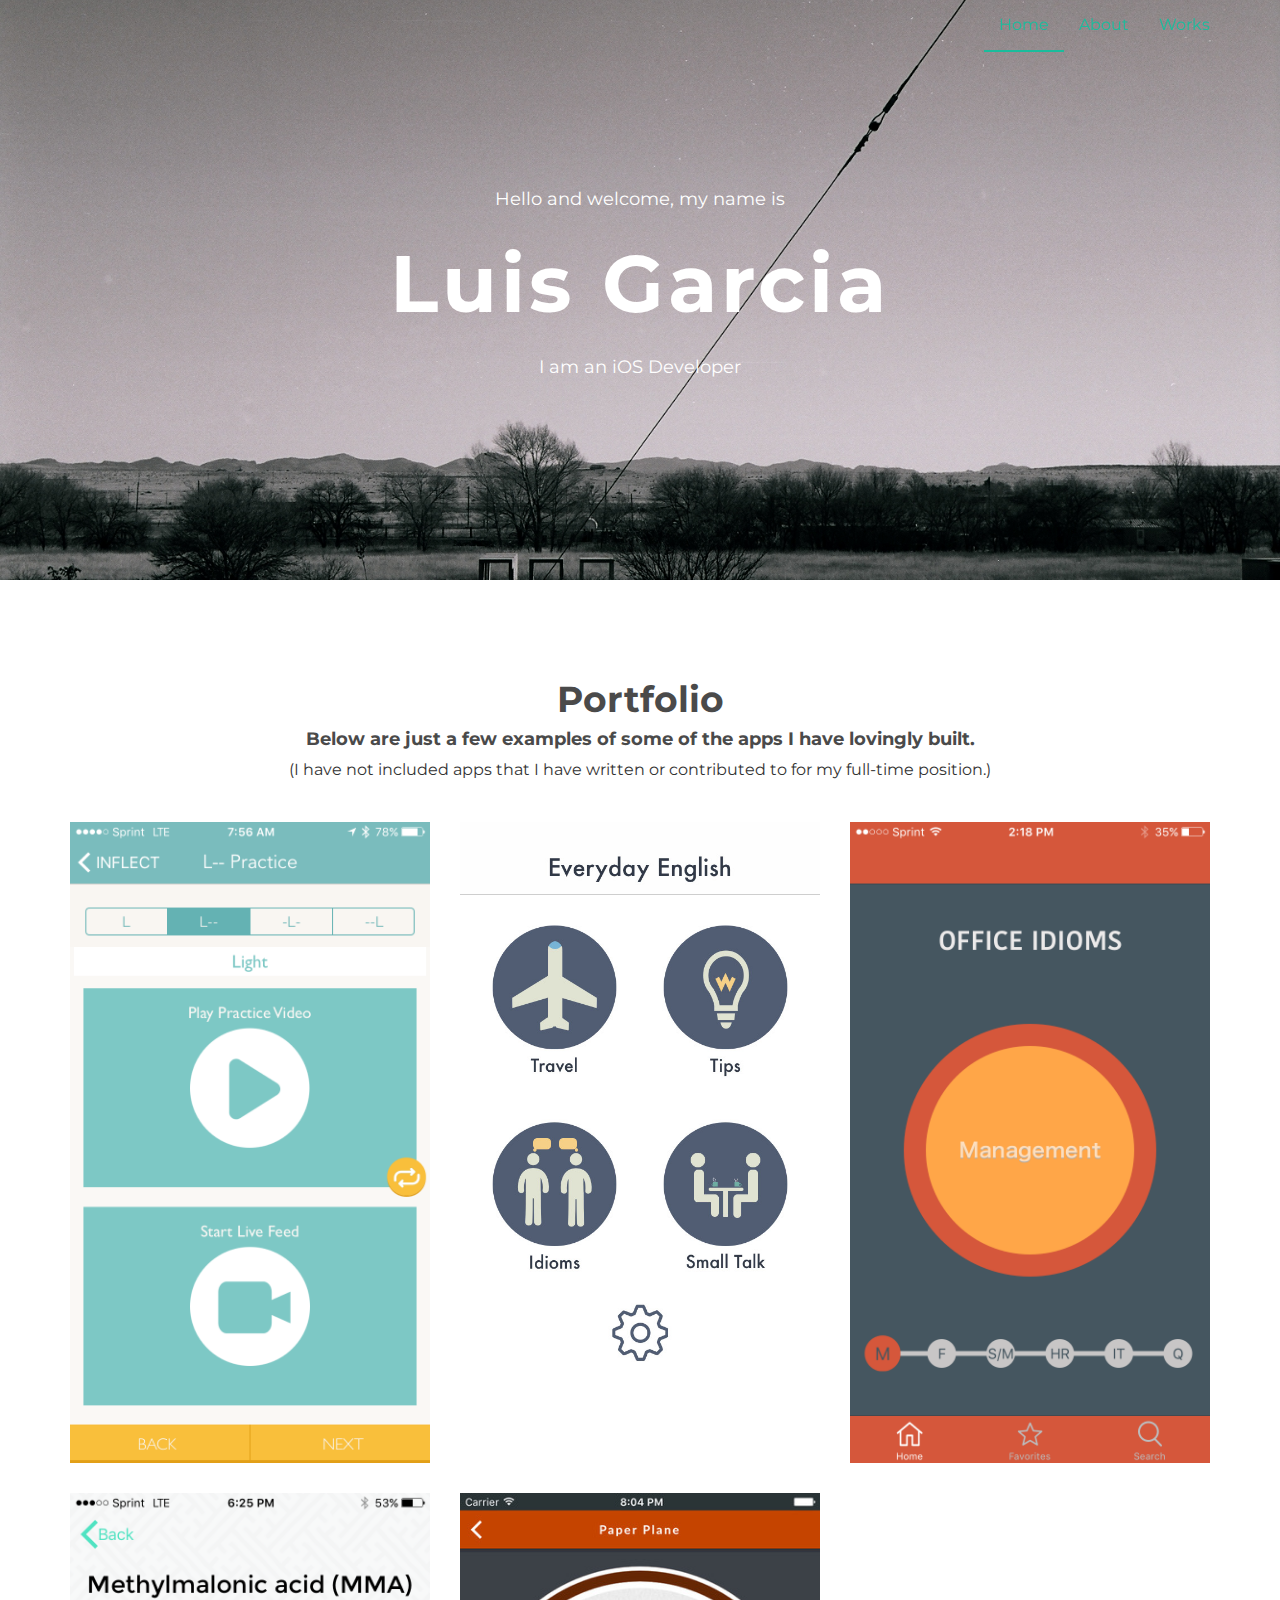
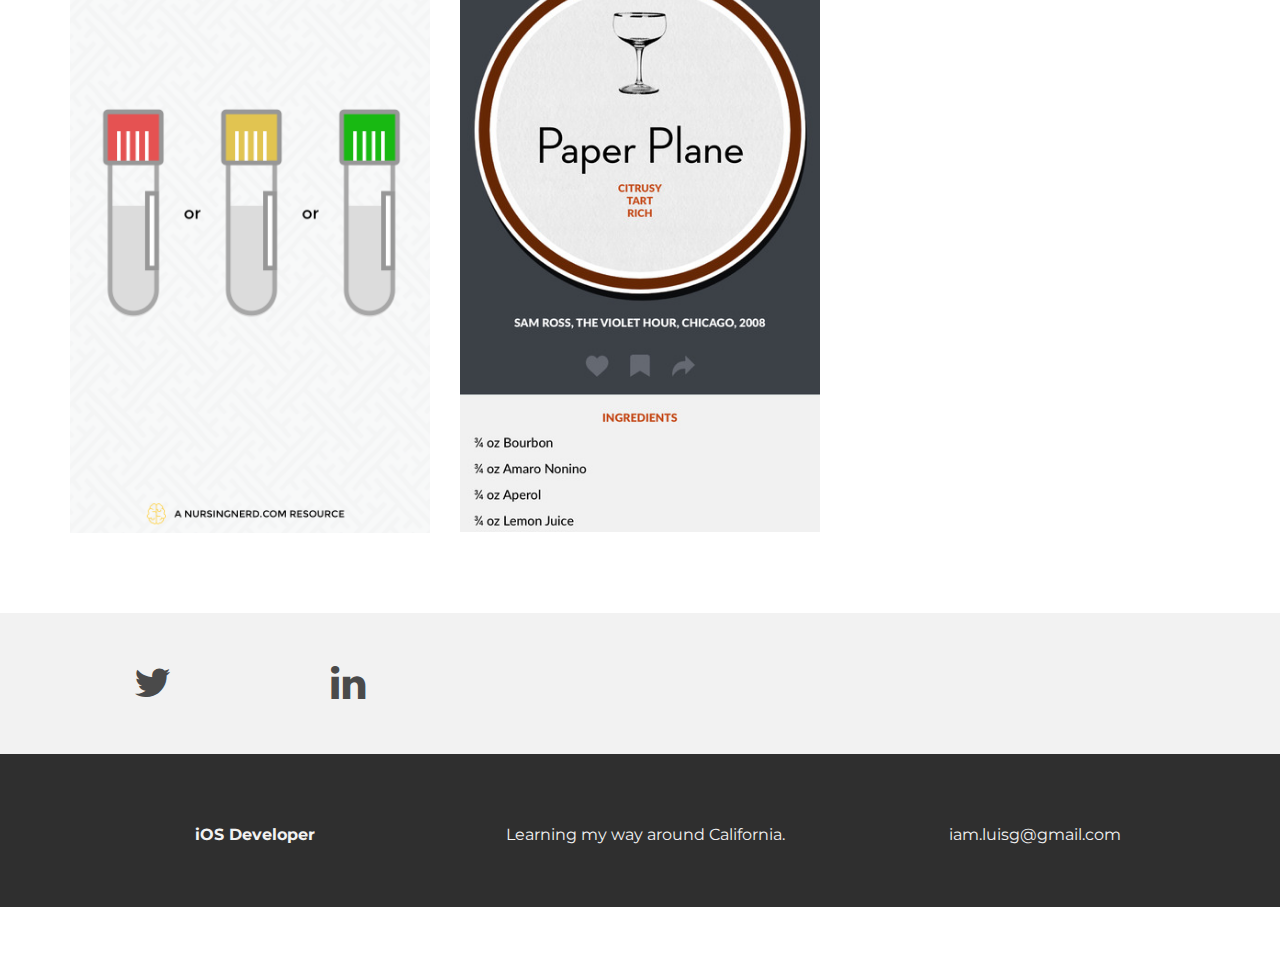
<file: index.html>
<!DOCTYPE html>
<html lang="en">
  <head>
    <meta charset="utf-8">
    <meta http-equiv="X-UA-Compatible" content="IE=edge">
    <meta name="viewport" content="width=device-width, initial-scale=1">
    <meta name="description" content="">
    <meta name="author" content="">
    <link rel="shortcut icon" href="assets/ico/favicon.ico">

    <title>Luis Garcia - An iOS Developer</title>

    <!-- Bootstrap core CSS -->
    <link href="assets/css/bootstrap.css" rel="stylesheet">

    <!-- Custom styles for this template -->
    <link href="assets/css/style.css" rel="stylesheet">
    <link href="assets/css/font-awesome.min.css" rel="stylesheet">

    <!-- Just for debugging purposes. Don't actually copy this line! -->
    <!--[if lt IE 9]><script src="../../assets/js/ie8-responsive-file-warning.js"></script><![endif]-->

    <!-- HTML5 shim and Respond.js IE8 support of HTML5 elements and media queries -->
    <!--[if lt IE 9]>
      <script src="https://oss.maxcdn.com/libs/html5shiv/3.7.0/html5shiv.js"></script>
      <script src="https://oss.maxcdn.com/libs/respond.js/1.4.2/respond.min.js"></script>
    <![endif]-->
  </head>

  <body>

    <!-- Static navbar -->
    <div class="navbar navbar-default navbar-fixed-top" role="navigation">
      <div class="container">
        <div class="navbar-header">
          <button type="button" class="navbar-toggle" data-toggle="collapse" data-target=".navbar-collapse">
            <span class="sr-only">Toggle navigation</span>
            <span class="icon-bar"></span>
            <span class="icon-bar"></span>
            <span class="icon-bar"></span>
          </button>
         <!--<a class="navbar-brand" href="index.html">INSTANT</a>-->
        </div>
        <div class="navbar-collapse collapse">
          <ul class="nav navbar-nav navbar-right">
            <li class="active"><a href="index.html">Home</a></li>
            <li><a href="about.html">About</a></li>
            <li><a href="#works">Works</a></li>
          </ul>
        </div><!--/.nav-collapse -->
      </div>
    </div>


	<div id="headerwrap">
	    <div class="container">
			<div class="row">
				<div class="col-lg-6 col-lg-offset-3">
					<h4>Hello and welcome, my name is</h4>
					<h1>Luis Garcia</h1>
					<h4>I am an iOS Developer</h4>
				</div>
			</div><! --/row -->
	    </div> <!-- /container -->
	</div><! --/headerwrap -->

	<section id="works"></section>
	<div class="container">
		<div class="row centered mt mb">
			<h1>Portfolio</h1>
			<h4>Below are just a few examples of some of the apps I have lovingly built.</h4>
            <p>(I have not included apps that I have written or contributed to for my full-time position.)</p>
      <div class="col-lg-4 col-md-4 col-sm-4 gallery">
				<a href="pronun.html"><img src="assets/img/portfolio/blurredPronunApp.png" class="img-responsive"></a>
			</div>
			<div class="col-lg-4 col-md-4 col-sm-4 gallery">
				<a href="evdenglish.html"><img src="assets/img/portfolio/EvdEng4Coll.jpg" class="img-responsive"></a>
			</div>
			<div class="col-lg-4 col-md-4 col-sm-4 gallery">
				<a href="idioms.html"><img src="assets/img/portfolio/officeIdiomsHome.png" class="img-responsive"></a>
			</div>
			<div class="col-lg-4 col-md-4 col-sm-4 gallery">
				<a href="wct.html"><img src="assets/img/portfolio/wctLab.png" class="img-responsive"></a>
			</div>
			<div class="col-lg-4 col-md-4 col-sm-4 gallery">
				<a href="elemental.html"><img src="assets/img/portfolio/elementalDetail.jpeg" class="img-responsive"></a>
			</div>
			<!--<div class="col-lg-4 col-md-4 col-sm-4 gallery">
				<a href="work.html"><img src="assets/img/portfolio/folio06.png" class="img-responsive"></a>
			</div>-->
		</div><! --/row -->
	</div><! --/container -->

	<div id="social">
		<div class="container">
			<div class="row centered">
				<!--<div class="col-lg-2">
					<a href="#"><i class="fa fa-dribbble"></i></a>
				</div>
				<div class="col-lg-2">
					<a href="#"><i class="fa fa-facebook"></i></a>
				</div>-->
				<div class="col-lg-2">
					<a href="https://twitter.com/iam_luisg" target="_blank"><i class="fa fa-twitter"></i></a>
				</div>
				<div class="col-lg-2">
					<a href="https://www.linkedin.com/pub/luis-garcia/23/897/b30" target="_blank"><i class="fa fa-linkedin"></i></a>
				</div>


			</div><! --/row -->
		</div><! --/container -->
	</div><! --/social -->

	<div id="footerwrap">
		<div class="container">
			<div class="row centered">
				<div class="col-lg-4">
					<p><b>iOS Developer</b></p>
				</div>

				<div class="col-lg-4">
					<p>Learning my way around California.</p>
				</div>
				<div class="col-lg-4">
					<p>iam.luisg@gmail.com</p>
				</div>
			</div>
		</div>
	</div><! --/footerwrap -->



    <!-- Bootstrap core JavaScript
    ================================================== -->
    <!-- Placed at the end of the document so the pages load faster -->
    <script src="https://ajax.googleapis.com/ajax/libs/jquery/1.11.0/jquery.min.js"></script>
    <script src="assets/js/bootstrap.min.js"></script>
  </body>
</html>
</file>
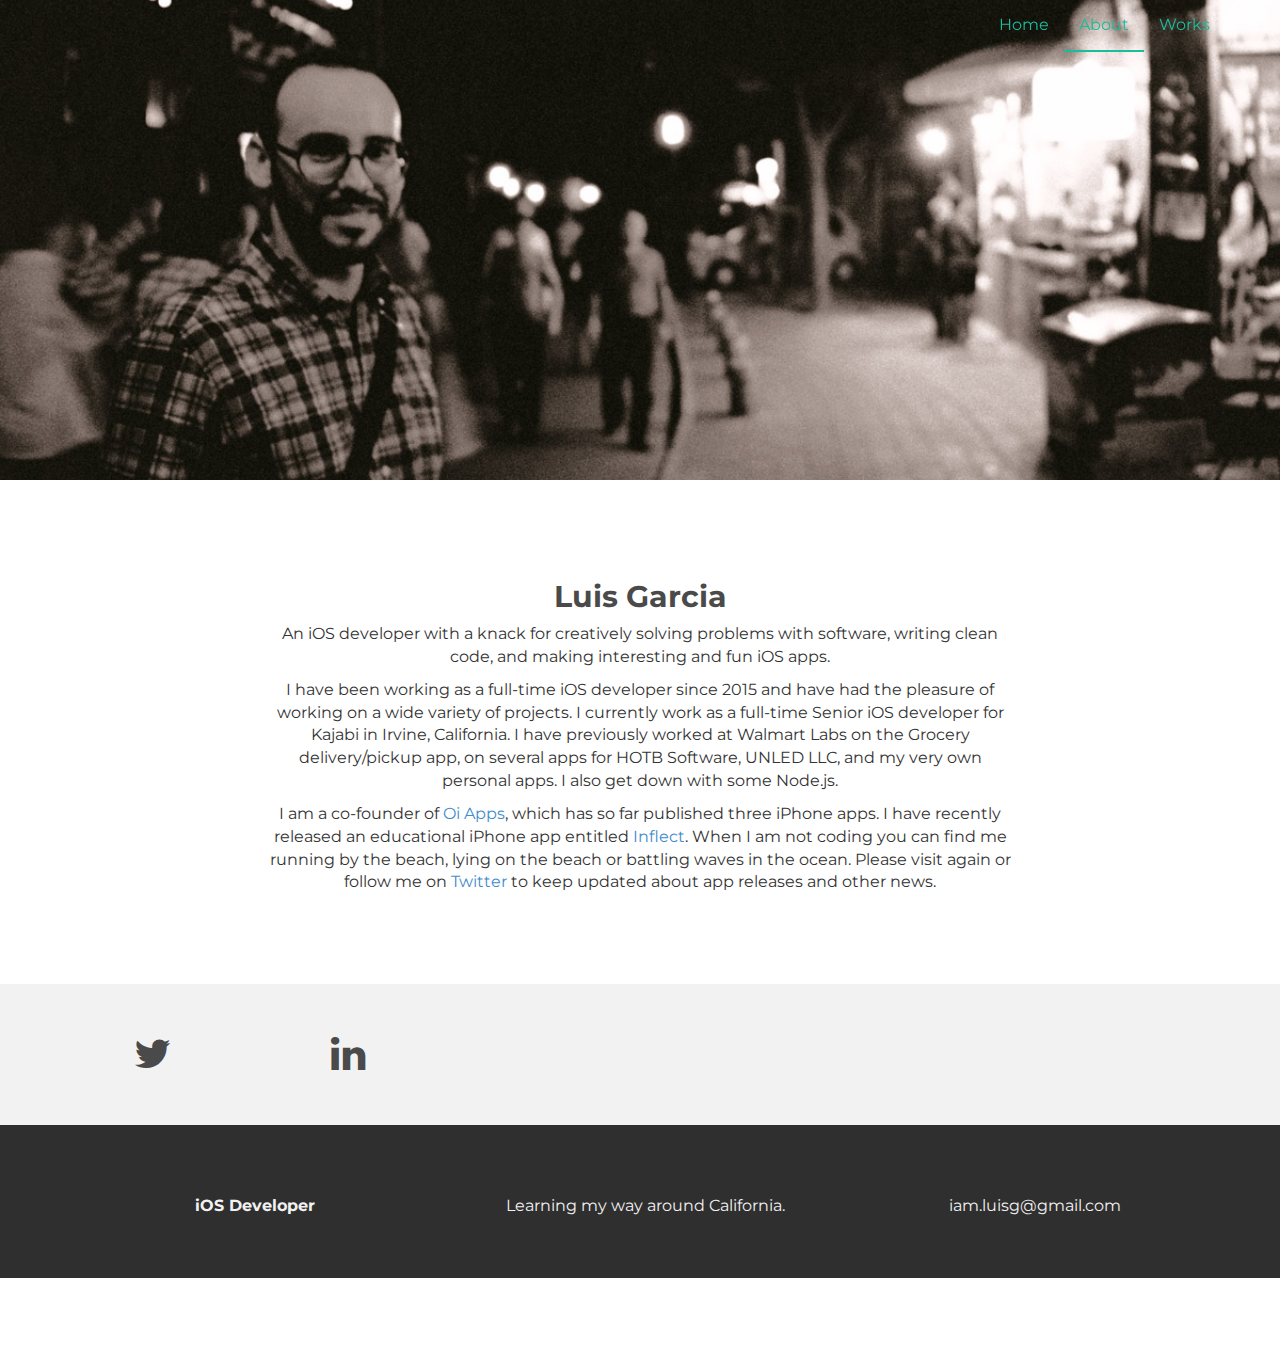
<file: about.html>
<!DOCTYPE html>
<html lang="en">
  <head>
    <meta charset="utf-8">
    <meta http-equiv="X-UA-Compatible" content="IE=edge">
    <meta name="viewport" content="width=device-width, initial-scale=1">
    <meta name="description" content="">
    <meta name="author" content="">
    <link rel="shortcut icon" href="assets/ico/favicon.ico">

    <title>Luis Garcia - About me</title>

    <!-- Bootstrap core CSS -->
    <link href="assets/css/bootstrap.css" rel="stylesheet">

    <!-- Custom styles for this template -->
    <link href="assets/css/style.css" rel="stylesheet">
    <link href="assets/css/font-awesome.min.css" rel="stylesheet">

    <!-- Just for debugging purposes. Don't actually copy this line! -->
    <!--[if lt IE 9]><script src="../../assets/js/ie8-responsive-file-warning.js"></script><![endif]-->

    <!-- HTML5 shim and Respond.js IE8 support of HTML5 elements and media queries -->
    <!--[if lt IE 9]>
      <script src="https://oss.maxcdn.com/libs/html5shiv/3.7.0/html5shiv.js"></script>
      <script src="https://oss.maxcdn.com/libs/respond.js/1.4.2/respond.min.js"></script>
    <![endif]-->
  </head>

  <body>

    <!-- Static navbar -->
    <div class="navbar navbar-default navbar-fixed-top" role="navigation">
      <div class="container">
        <div class="navbar-header">
          <button type="button" class="navbar-toggle" data-toggle="collapse" data-target=".navbar-collapse">
            <span class="sr-only">Toggle navigation</span>
            <span class="icon-bar"></span>
            <span class="icon-bar"></span>
            <span class="icon-bar"></span>
          </button>
          <!--<a class="navbar-brand" href="index.html">INSTANT</a>-->
        </div>
        <div class="navbar-collapse collapse">
          <ul class="nav navbar-nav navbar-right">
            <li><a href="index.html">Home</a></li>
            <li class="active"><a href="about.html">About</a></li>
            <li><a href="index.html#works">Works</a></li>
          </ul>
        </div><!--/.nav-collapse -->
      </div>
    </div>


	<div id="aboutwrap">
	    <div class="container">
			<div class="row">
				<div class="col-lg-6 col-lg-offset-3">
				</div>
			</div><! --/row -->
	    </div> <!-- /container -->
	</div><! --/aboutwrap -->

	<div class="container">
		<div class="row centered mt mb">
			<div class="col-lg-8 col-lg-offset-2">
				<h2>Luis Garcia</h2>
				<p>An iOS developer with a knack for creatively solving problems with software, writing clean code, and making interesting and fun iOS apps.</p>
				<p>I have been working as a full-time iOS developer since 2015 and have had the pleasure of working on a wide variety of projects. I currently work as a full-time Senior iOS developer for Kajabi in Irvine, California. I have previously worked at Walmart Labs on the Grocery delivery/pickup app, on several apps for HOTB Software, UNLED LLC, and my very own personal apps. I also get down with some Node.js. <p> I am a co-founder of <a href="http://www.oiapps.com/" target="_blank">Oi Apps</a>, which has so far published three iPhone apps. I have recently released an educational iPhone app entitled <a href="http://www.oiapps.com/inflect" target="_blank">Inflect</a>. When I am not coding you can find me running by the beach, lying on the beach or battling waves in the ocean. Please visit again or follow me on <a href="https://twitter.com/iam_luisg" target="_blank">Twitter</a> to keep updated about app releases and other news.</p>
				<p></p>
			</div>

		</div><! --/row -->
	</div><! --/container -->

	<div id="social">
		<div class="container">
			<div class="row centered">

				<div class="col-lg-2">
					<a href="https://twitter.com/iam_luisg" target="_blank"><i class="fa fa-twitter"></i></a>
				</div>
				<div class="col-lg-2">
					<a href="https://www.linkedin.com/pub/luis-garcia/23/897/b30" target="_blank"><i class="fa fa-linkedin"></i></a>
				</div>

			</div><! --/row -->
		</div><! --/container -->
	</div><! --/social -->

	<div id="footerwrap">
		<div class="container">
			<div class="row centered">
				<div class="col-lg-4">
					<p><b>iOS Developer</b></p>
				</div>

				<div class="col-lg-4">
					<p>Learning my way around California.</p>
				</div>
				<div class="col-lg-4">
					<p>iam.luisg@gmail.com</p>
				</div>

			</div>

		</div>
	</div><! --/footerwrap -->



    <!-- Bootstrap core JavaScript
    ================================================== -->
    <!-- Placed at the end of the document so the pages load faster -->
    <script src="https://ajax.googleapis.com/ajax/libs/jquery/1.11.0/jquery.min.js"></script>
    <script src="assets/js/bootstrap.min.js"></script>
  </body>
</html>
</file>
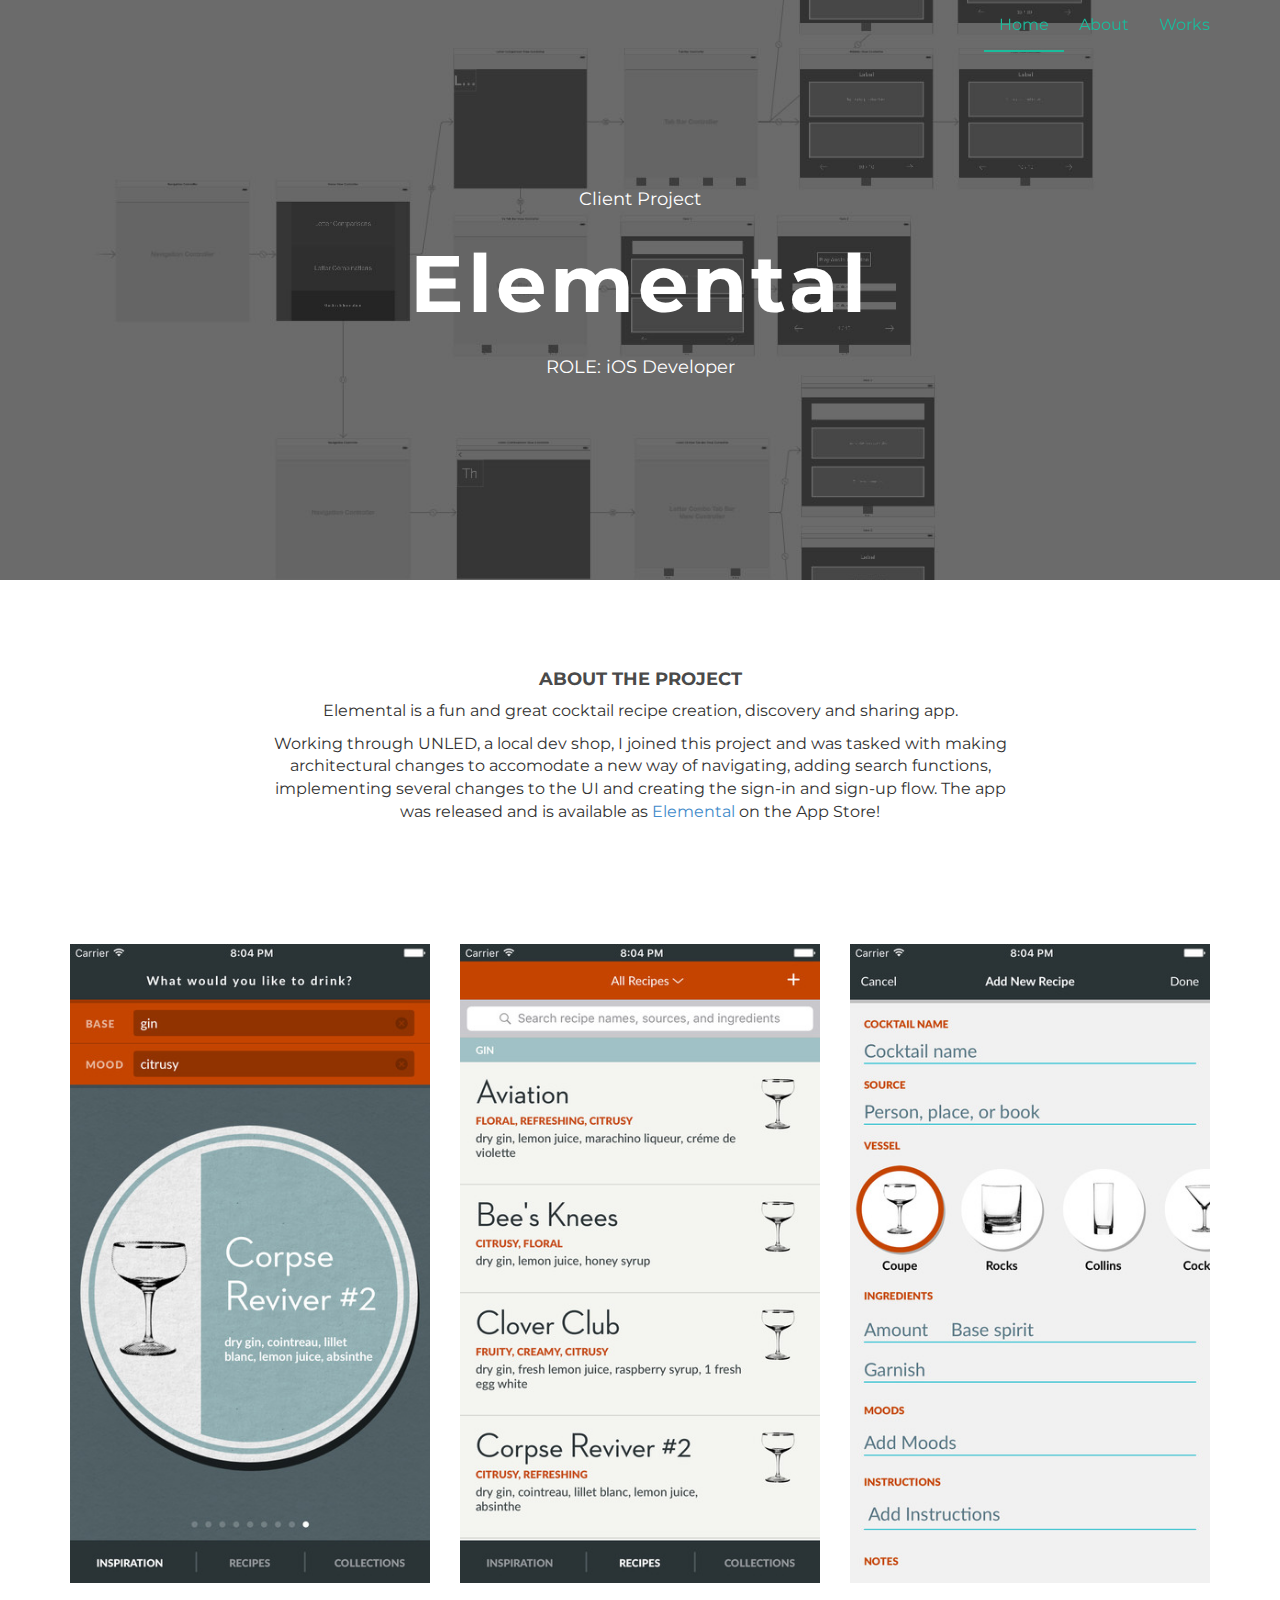
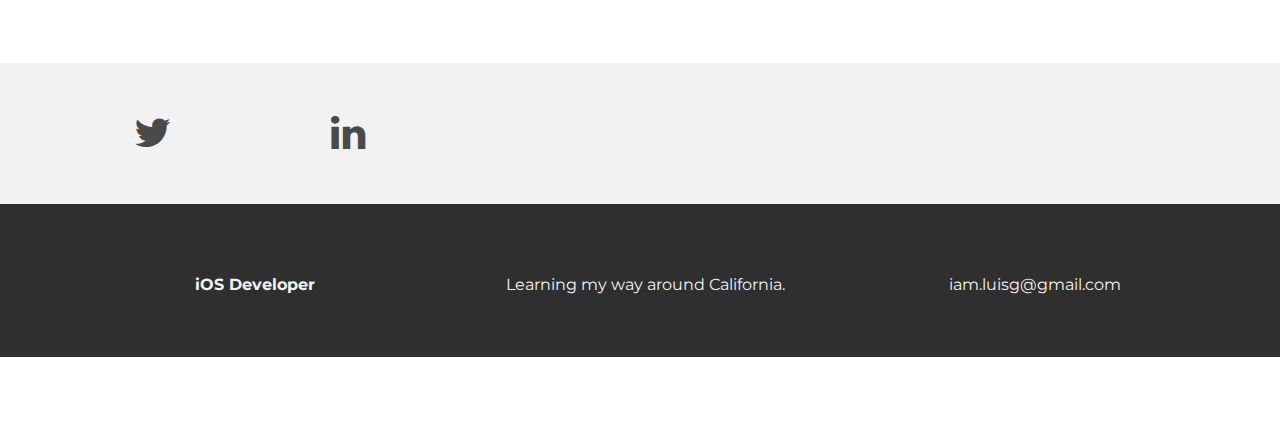
<file: elemental.html>
<!DOCTYPE html>
<html lang="en">
  <head>
    <meta charset="utf-8">
    <meta http-equiv="X-UA-Compatible" content="IE=edge">
    <meta name="viewport" content="width=device-width, initial-scale=1">
    <meta name="description" content="">
    <meta name="author" content="">
    <link rel="shortcut icon" href="assets/ico/favicon.ico">

    <title>Luis Garcia - Client App</title>

    <!-- Bootstrap core CSS -->
    <link href="assets/css/bootstrap.css" rel="stylesheet">

    <!-- Custom styles for this template -->
    <link href="assets/css/style.css" rel="stylesheet">
    <link href="assets/css/font-awesome.min.css" rel="stylesheet">

    <!-- Just for debugging purposes. Don't actually copy this line! -->
    <!--[if lt IE 9]><script src="../../assets/js/ie8-responsive-file-warning.js"></script><![endif]-->

    <!-- HTML5 shim and Respond.js IE8 support of HTML5 elements and media queries -->
    <!--[if lt IE 9]>
      <script src="https://oss.maxcdn.com/libs/html5shiv/3.7.0/html5shiv.js"></script>
      <script src="https://oss.maxcdn.com/libs/respond.js/1.4.2/respond.min.js"></script>
    <![endif]-->
  </head>

  <body>

    <!-- Static navbar -->
    <div class="navbar navbar-default navbar-fixed-top" role="navigation">
      <div class="container">
        <div class="navbar-header">
          <button type="button" class="navbar-toggle" data-toggle="collapse" data-target=".navbar-collapse">
            <span class="sr-only">Toggle navigation</span>
            <span class="icon-bar"></span>
            <span class="icon-bar"></span>
            <span class="icon-bar"></span>
          </button>
          <!--<a class="navbar-brand" href="index.html">INSTANT</a>-->
        </div>
        <div class="navbar-collapse collapse">
          <ul class="nav navbar-nav navbar-right">
            <li class="active"><a href="index.html">Home</a></li>
            <li><a href="about.html">About</a></li>
            <li><a href="#works">Works</a></li>
          </ul>
        </div><!--/.nav-collapse -->
      </div>
    </div>


	<div id="workwrap">
	    <div class="container">
			<div class="row">
				<div class="col-lg-6 col-lg-offset-3">
					<h4>Client Project</h4>
					<h1>Elemental</h1>
					<h4>ROLE: iOS Developer</h4>
				</div>
			</div><! --/row -->
	    </div> <!-- /container -->
	</div><! --/workwrap -->

	<section id="works"></section>
	<div class="container">
		<div class="row centered mt mb">
			<div class="col-lg-8 col-lg-offset-2">
				<h4>ABOUT THE PROJECT</h4>
				<p>Elemental is a fun and great cocktail recipe creation, discovery and sharing app.
				<p>Working through UNLED, a local dev shop, I joined this project and was tasked with making architectural changes to accomodate a new way of navigating, adding search functions, implementing several changes to the UI and creating the sign-in and sign-up flow. The app was released and is available as <a href = "https://itunes.apple.com/us/app/elemental-cocktails-for-cocktail/id1089182183?mt=8" target="_blank">Elemental</a> on the App Store!</p>
                <br>
                <p><a href="https://itunes.apple.com/us/app/elemental-cocktails-for-cocktail/id1089182183?mt=8" style="display:inline-block;overflow:hidden;background:url(https://linkmaker.itunes.apple.com/images/badges/en-us/badge_appstore-lrg.svg) no-repeat;width:165px;height:40px;" target="_blank"></a><p>
			</div>
			<div class="col-lg-4 col-md-4 col-sm-4 gallery">
				<img class="img-responsive" src="assets/img/portfolio/elementalMain.jpeg">
			</div>
			<div class="col-lg-4 col-md-4 col-sm-4 gallery">
				<img class="img-responsive" src="assets/img/portfolio/elementalList.jpeg">
			</div>
			<div class="col-lg-4 col-md-4 col-sm-4 gallery">
				<img class="img-responsive" src="assets/img/portfolio/elementalRecipe.jpeg">
			</div>

		</div><! --/row -->
	</div><! --/container -->

	<div id="social">
		<div class="container">
			<div class="row centered">
				<div class="col-lg-2">
					<a href="https://twitter.com/iam_luisg" target="_blank"><i class="fa fa-twitter"></i></a>
				</div>
				<div class="col-lg-2">
					<a href="https://www.linkedin.com/pub/luis-garcia/23/897/b30" target="_blank"><i class="fa fa-linkedin"></i></a>
				</div>

			</div><! --/row -->
		</div><! --/container -->
	</div><! --/social -->

	<div id="footerwrap">
		<div class="container">
			<div class="row centered">
				<div class="col-lg-4">
					<p><b>iOS Developer</b></p>
				</div>

				<div class="col-lg-4">
					<p>Learning my way around California.</p>
				</div>
				<div class="col-lg-4">
					<p>iam.luisg@gmail.com</p>
				</div>

			</div>

		</div>
	</div><! --/footerwrap -->



    <!-- Bootstrap core JavaScript
    ================================================== -->
    <!-- Placed at the end of the document so the pages load faster -->
    <script src="https://ajax.googleapis.com/ajax/libs/jquery/1.11.0/jquery.min.js"></script>
    <script src="assets/js/bootstrap.min.js"></script>
  </body>
</html>
</file>
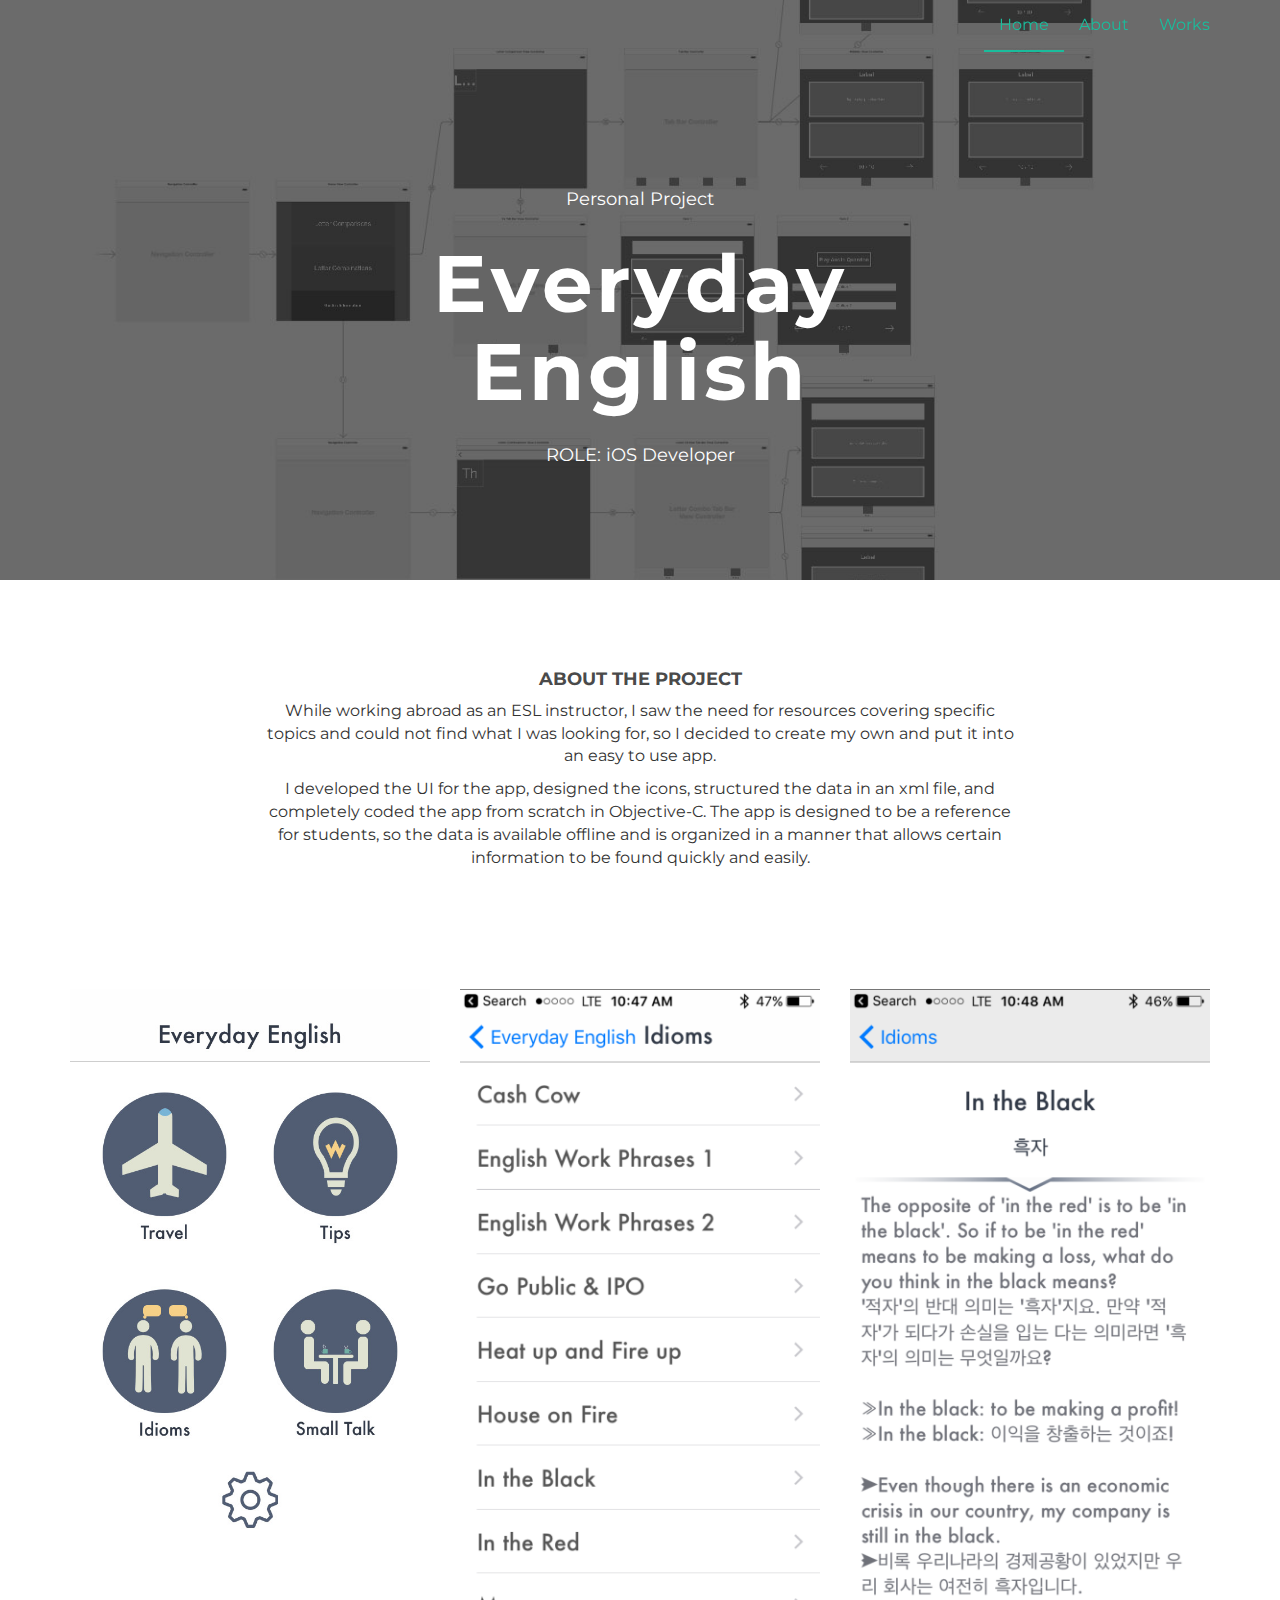
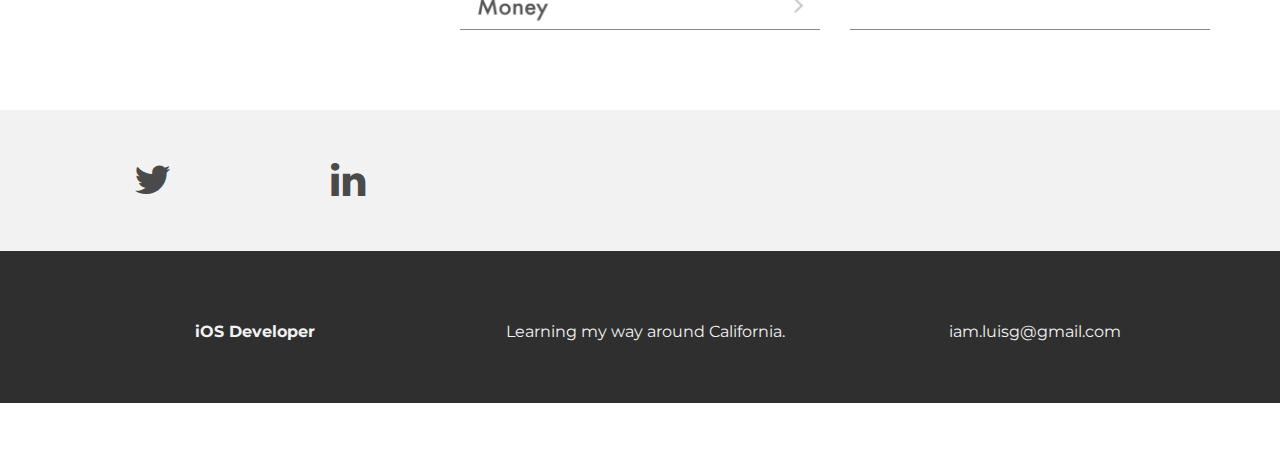
<file: evdenglish.html>
<!DOCTYPE html>
<html lang="en">
  <head>
    <meta charset="utf-8">
    <meta http-equiv="X-UA-Compatible" content="IE=edge">
    <meta name="viewport" content="width=device-width, initial-scale=1">
    <meta name="description" content="">
    <meta name="author" content="">
    <link rel="shortcut icon" href="assets/ico/favicon.ico">

    <title>Luis Garcia - Personal App</title>

    <!-- Bootstrap core CSS -->
    <link href="assets/css/bootstrap.css" rel="stylesheet">

    <!-- Custom styles for this template -->
    <link href="assets/css/style.css" rel="stylesheet">
    <link href="assets/css/font-awesome.min.css" rel="stylesheet">

    <!-- Just for debugging purposes. Don't actually copy this line! -->
    <!--[if lt IE 9]><script src="../../assets/js/ie8-responsive-file-warning.js"></script><![endif]-->

    <!-- HTML5 shim and Respond.js IE8 support of HTML5 elements and media queries -->
    <!--[if lt IE 9]>
      <script src="https://oss.maxcdn.com/libs/html5shiv/3.7.0/html5shiv.js"></script>
      <script src="https://oss.maxcdn.com/libs/respond.js/1.4.2/respond.min.js"></script>
    <![endif]-->
  </head>

  <body>

    <!-- Static navbar -->
    <div class="navbar navbar-default navbar-fixed-top" role="navigation">
      <div class="container">
        <div class="navbar-header">
          <button type="button" class="navbar-toggle" data-toggle="collapse" data-target=".navbar-collapse">
            <span class="sr-only">Toggle navigation</span>
            <span class="icon-bar"></span>
            <span class="icon-bar"></span>
            <span class="icon-bar"></span>
          </button>
          <!--<a class="navbar-brand" href="index.html">INSTANT</a>-->
        </div>
        <div class="navbar-collapse collapse">
          <ul class="nav navbar-nav navbar-right">
            <li class="active"><a href="index.html">Home</a></li>
            <li><a href="about.html">About</a></li>
            <li><a href="#works">Works</a></li>
          </ul>
        </div><!--/.nav-collapse -->
      </div>
    </div>


	<div id="workwrap">
	    <div class="container">
			<div class="row">
				<div class="col-lg-6 col-lg-offset-3">
					<h4>Personal Project</h4>
					<h1>Everyday English</h1>
					<h4>ROLE: iOS Developer</h4>
				</div>
			</div><! --/row -->
	    </div> <!-- /container -->
	</div><! --/workwrap -->

	<section id="works"></section>
	<div class="container">
		<div class="row centered mt mb">
			<div class="col-lg-8 col-lg-offset-2">
				<h4>ABOUT THE PROJECT</h4>
				<p>While working abroad as an ESL instructor, I saw the need for resources covering specific topics and could not find what I was looking for, so I decided to create my own and put it into an easy to use app.
				<p>I developed the UI for the app, designed the icons, structured the data in an xml file, and completely coded the app from scratch in Objective-C. The app is designed to be a reference for students, so the data is
				available offline and is organized in a manner that allows certain information to be found quickly and easily.</p>
                <br>
                <p><a href="https://itunes.apple.com/us/app/oi-everyday-english/id510558562?mt=8&ign-mpt=uo%3D4" style="display:inline-block;overflow:hidden;background:url(https://linkmaker.itunes.apple.com/images/badges/en-us/badge_appstore-lrg.svg) no-repeat;width:165px;height:40px;" target="_blank"></a><p>
			</div>
			<div class="col-lg-4 col-md-4 col-sm-4 gallery">
				<img class="img-responsive" src="assets/img/portfolio/EvdEng4Coll.jpg">
			</div>
			<div class="col-lg-4 col-md-4 col-sm-4 gallery">
				<img class="img-responsive" src="assets/img/portfolio/EvdEnglishList.PNG">
			</div>
			<div class="col-lg-4 col-md-4 col-sm-4 gallery">
				<img class="img-responsive" src="assets/img/portfolio/EvdEnglishDetail.PNG">
			</div>
		</div><! --/row -->
	</div><! --/container -->

	<div id="social">
		<div class="container">
			<div class="row centered">
				<div class="col-lg-2">
					<a href="https://twitter.com/iam_luisg" target="_blank"><i class="fa fa-twitter"></i></a>
				</div>
				<div class="col-lg-2">
					<a href="https://www.linkedin.com/pub/luis-garcia/23/897/b30" target="_blank"><i class="fa fa-linkedin"></i></a>
				</div>

			</div><! --/row -->
		</div><! --/container -->
	</div><! --/social -->

	<div id="footerwrap">
		<div class="container">
			<div class="row centered">
				<div class="col-lg-4">
					<p><b>iOS Developer</b></p>
				</div>

				<div class="col-lg-4">
					<p>Learning my way around California.</p>
				</div>
				<div class="col-lg-4">
					<p>iam.luisg@gmail.com</p>
				</div>

			</div>

		</div>
	</div><! --/footerwrap -->



    <!-- Bootstrap core JavaScript
    ================================================== -->
    <!-- Placed at the end of the document so the pages load faster -->
    <script src="https://ajax.googleapis.com/ajax/libs/jquery/1.11.0/jquery.min.js"></script>
    <script src="assets/js/bootstrap.min.js"></script>
  </body>
</html>
</file>
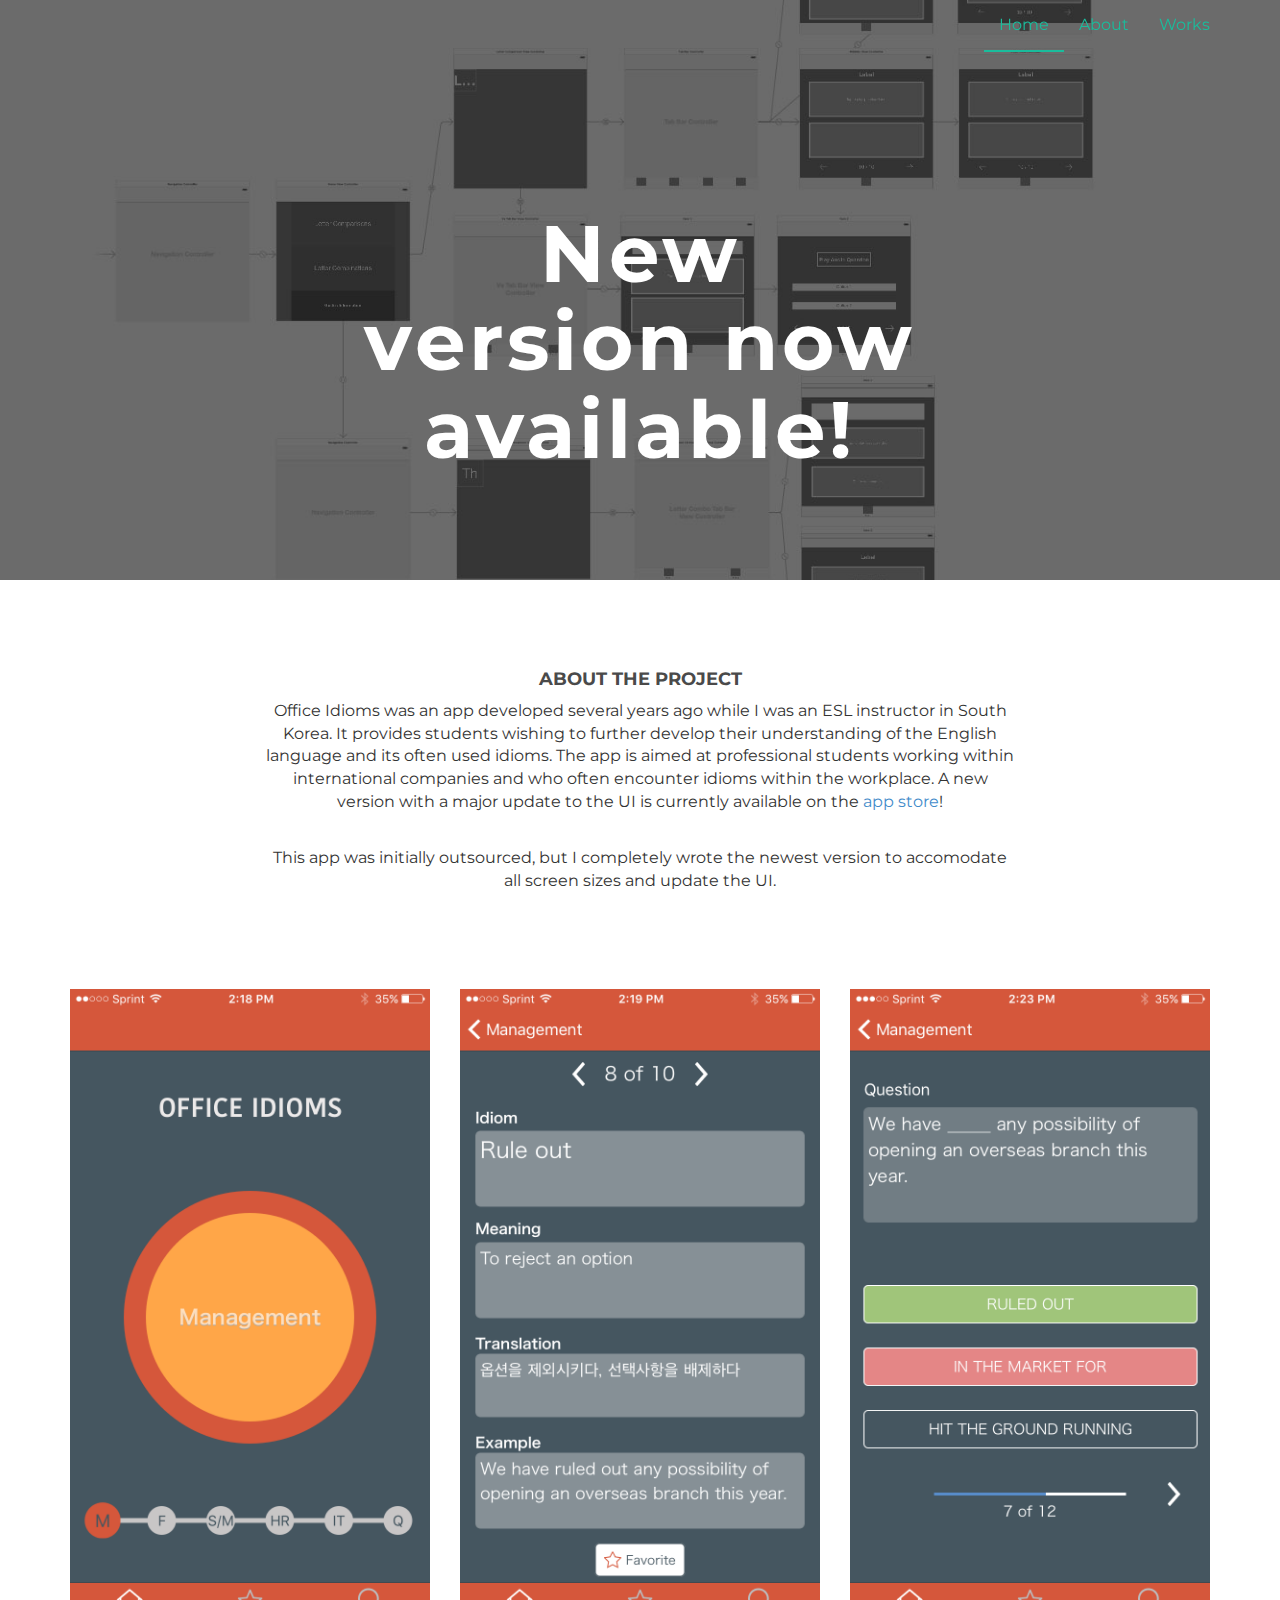
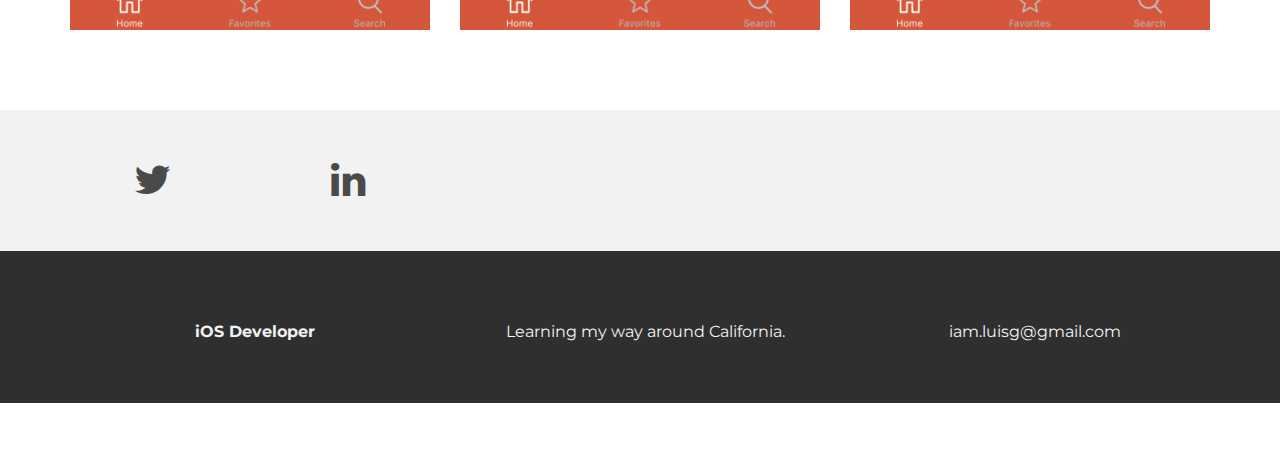
<file: idioms.html>
<!DOCTYPE html>
<html lang="en">
  <head>
    <meta charset="utf-8">
    <meta http-equiv="X-UA-Compatible" content="IE=edge">
    <meta name="viewport" content="width=device-width, initial-scale=1">
    <meta name="description" content="">
    <meta name="author" content="">
    <link rel="shortcut icon" href="assets/ico/favicon.ico">

    <title>Luis Garcia</title>

    <!-- Bootstrap core CSS -->
    <link href="assets/css/bootstrap.css" rel="stylesheet">

    <!-- Custom styles for this template -->
    <link href="assets/css/style.css" rel="stylesheet">
    <link href="assets/css/font-awesome.min.css" rel="stylesheet">

    <!-- Just for debugging purposes. Don't actually copy this line! -->
    <!--[if lt IE 9]><script src="../../assets/js/ie8-responsive-file-warning.js"></script><![endif]-->

    <!-- HTML5 shim and Respond.js IE8 support of HTML5 elements and media queries -->
    <!--[if lt IE 9]>
      <script src="https://oss.maxcdn.com/libs/html5shiv/3.7.0/html5shiv.js"></script>
      <script src="https://oss.maxcdn.com/libs/respond.js/1.4.2/respond.min.js"></script>
    <![endif]-->
  </head>

  <body>

    <!-- Static navbar -->
    <div class="navbar navbar-default navbar-fixed-top" role="navigation">
      <div class="container">
        <div class="navbar-header">
          <button type="button" class="navbar-toggle" data-toggle="collapse" data-target=".navbar-collapse">
            <span class="sr-only">Toggle navigation</span>
            <span class="icon-bar"></span>
            <span class="icon-bar"></span>
            <span class="icon-bar"></span>
          </button>
          <!--<a class="navbar-brand" href="index.html">INSTANT</a>-->
        </div>
        <div class="navbar-collapse collapse">
          <ul class="nav navbar-nav navbar-right">
            <li class="active"><a href="index.html">Home</a></li>
            <li><a href="about.html">About</a></li>
            <li><a href="#works">Works</a></li>
          </ul>
        </div><!--/.nav-collapse -->
      </div>
    </div>


	<div id="workwrap">
	    <div class="container">
			<div class="row">
				<div class="col-lg-6 col-lg-offset-3">
					<h4></h4>
					<h1>New version now available!</h1>
					<h4></h4>
				</div>
			</div><! --/row -->
	    </div> <!-- /container -->
	</div><! --/workwrap -->

	<section id="works"></section>
	<div class="container">
		<div class="row centered mt mb">
			<div class="col-lg-8 col-lg-offset-2">
				<h4>ABOUT THE PROJECT</h4>
				<p>Office Idioms was an app developed several years ago while I was an ESL instructor in South Korea. It provides students wishing to further develop their understanding of the English language and its often used idioms. The app is aimed at professional students working within international companies and who often encounter idioms within the workplace. A new version with a major update to the UI is currently available on the <a href="https://itunes.apple.com/us/app/office-idioms-sug-eo/id397746999?mt=8&ign-mpt=uo%3D4" target="_blank"> app store</a>!</p>
				<br>
				<p>This app was initially outsourced, but I completely wrote the newest version to accomodate all screen sizes and update the UI.</p>
				<p><a href="https://itunes.apple.com/us/app/office-idioms-sug-eo/id397746999?mt=8&ign-mpt=uo%3D4" style="display:inline-block;overflow:hidden;background:url(https://linkmaker.itunes.apple.com/images/badges/en-us/badge_appstore-lrg.svg) no-repeat;width:165px;height:40px;" target="_blank"></a><p>
			</div>
			<div class="col-lg-4 col-md-4 col-sm-4 gallery">
				<img class="img-responsive" src="assets/img/portfolio/officeIdiomsHome.png">
			</div>
			<div class="col-lg-4 col-md-4 col-sm-4 gallery">
				<img class="img-responsive" src="assets/img/portfolio/officeIdiomsPractice.png">
			</div>
			<div class="col-lg-4 col-md-4 col-sm-4 gallery">
				<img class="img-responsive" src="assets/img/portfolio/officeIdiomsQuiz.png">
			</div>

		</div><! --/row -->
	</div><! --/container -->

	<div id="social">
		<div class="container">
			<div class="row centered">
				<div class="col-lg-2">
					<a href="https://twitter.com/iam_luisg" target="_blank"><i class="fa fa-twitter"></i></a>
				</div>
				<div class="col-lg-2">
					<a href="https://www.linkedin.com/pub/luis-garcia/23/897/b30" target="_blank"><i class="fa fa-linkedin"></i></a>
				</div>

			</div><! --/row -->
		</div><! --/container -->
	</div><! --/social -->

	<div id="footerwrap">
		<div class="container">
			<div class="row centered">
				<div class="col-lg-4">
					<p><b>iOS Developer</b></p>
				</div>

				<div class="col-lg-4">
					<p>Learning my way around California.</p>
				</div>
				<div class="col-lg-4">
					<p>iam.luisg@gmail.com</p>
				</div>

			</div>

		</div>
	</div><! --/footerwrap -->



    <!-- Bootstrap core JavaScript
    ================================================== -->
    <!-- Placed at the end of the document so the pages load faster -->
    <script src="https://ajax.googleapis.com/ajax/libs/jquery/1.11.0/jquery.min.js"></script>
    <script src="assets/js/bootstrap.min.js"></script>
  </body>
</html>
</file>
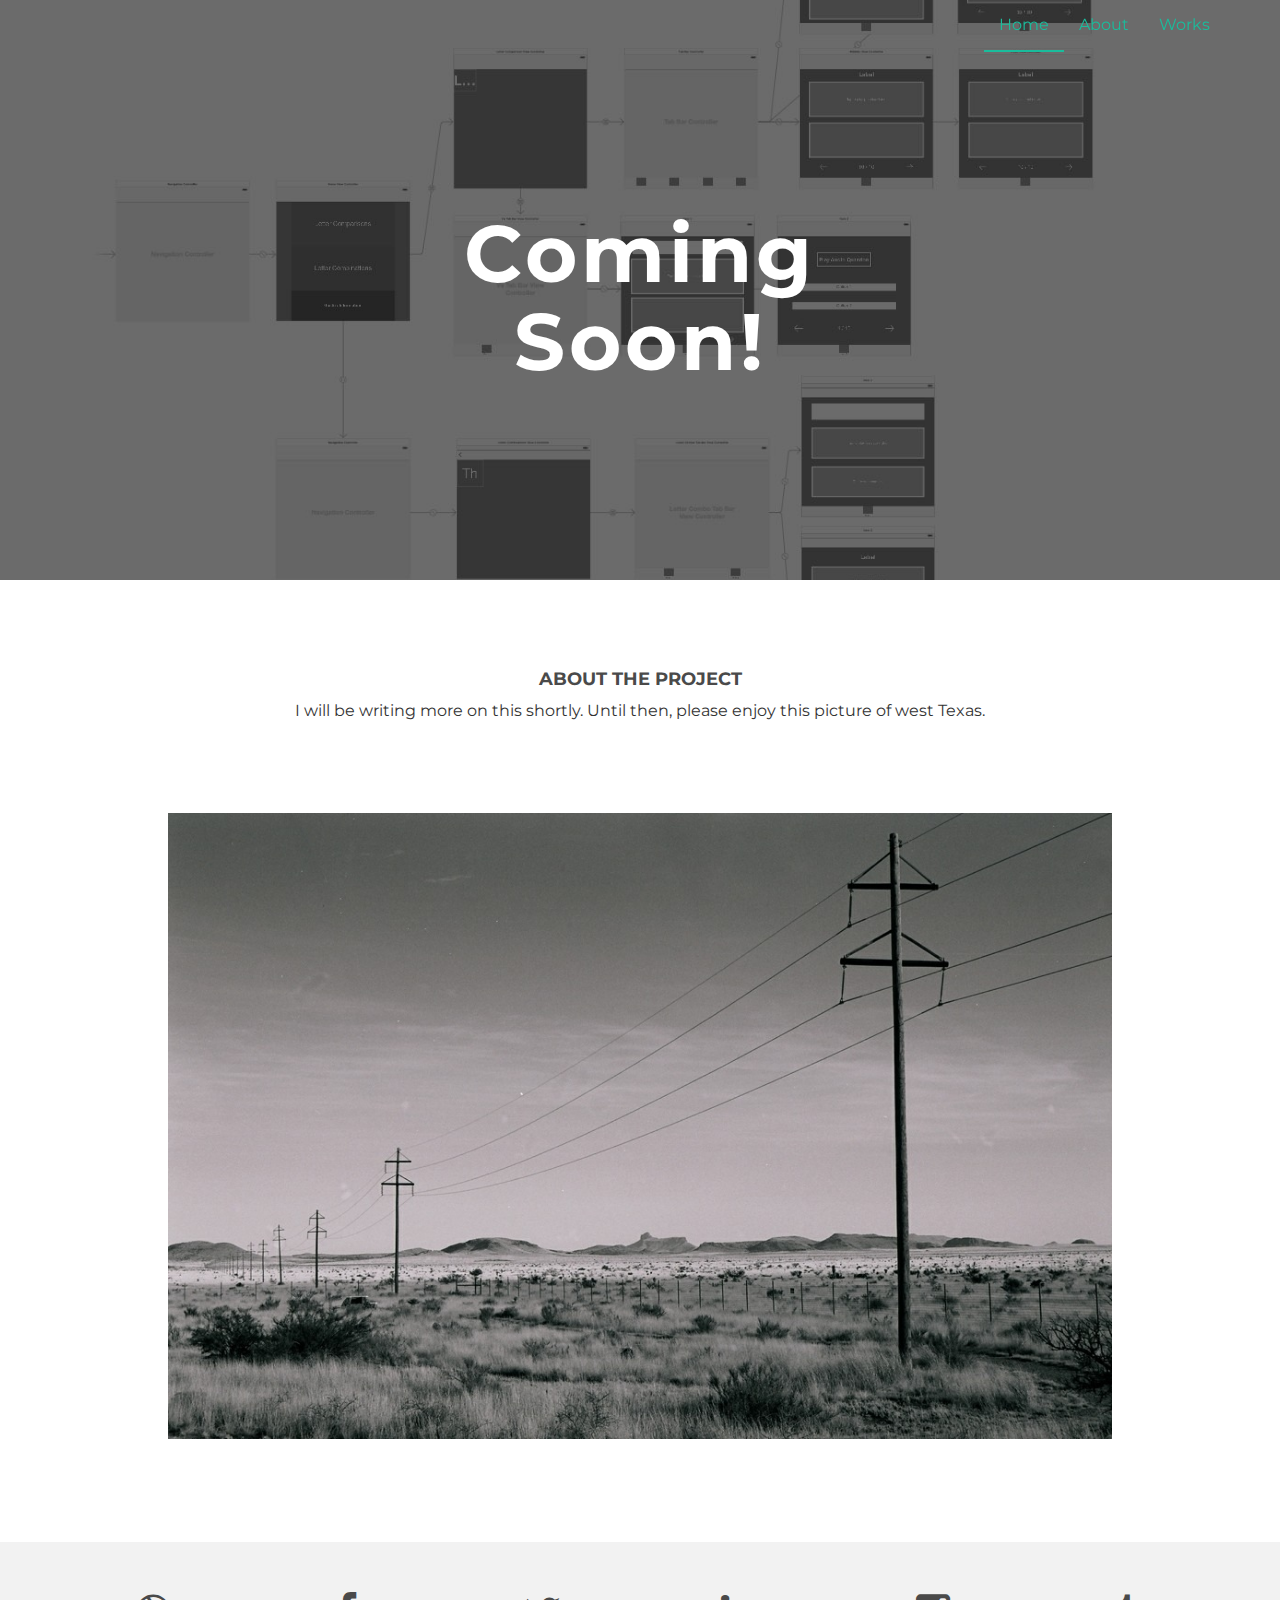
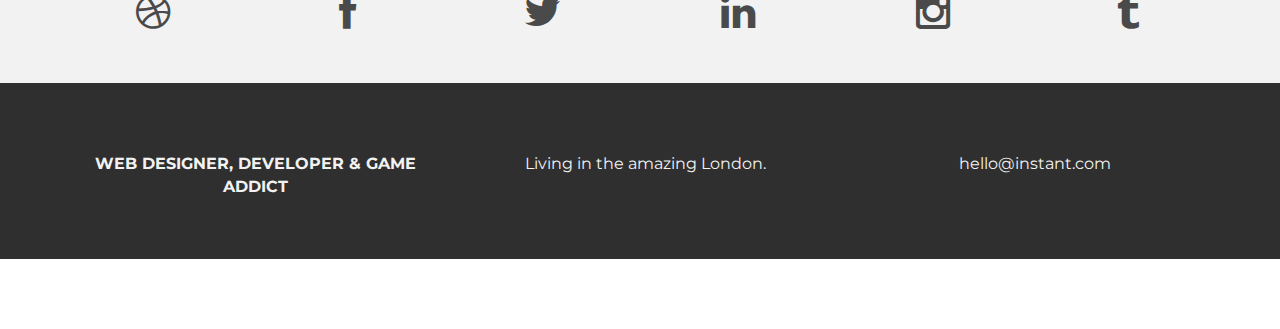
<file: mockstagram.html>
<!DOCTYPE html>
<html lang="en">
  <head>
    <meta charset="utf-8">
    <meta http-equiv="X-UA-Compatible" content="IE=edge">
    <meta name="viewport" content="width=device-width, initial-scale=1">
    <meta name="description" content="">
    <meta name="author" content="">
    <link rel="shortcut icon" href="assets/ico/favicon.ico">

    <title>Luis Garcia</title>

    <!-- Bootstrap core CSS -->
    <link href="assets/css/bootstrap.css" rel="stylesheet">

    <!-- Custom styles for this template -->
    <link href="assets/css/style.css" rel="stylesheet">
    <link href="assets/css/font-awesome.min.css" rel="stylesheet">

    <!-- Just for debugging purposes. Don't actually copy this line! -->
    <!--[if lt IE 9]><script src="../../assets/js/ie8-responsive-file-warning.js"></script><![endif]-->

    <!-- HTML5 shim and Respond.js IE8 support of HTML5 elements and media queries -->
    <!--[if lt IE 9]>
      <script src="https://oss.maxcdn.com/libs/html5shiv/3.7.0/html5shiv.js"></script>
      <script src="https://oss.maxcdn.com/libs/respond.js/1.4.2/respond.min.js"></script>
    <![endif]-->
  </head>

  <body>

    <!-- Static navbar -->
    <div class="navbar navbar-default navbar-fixed-top" role="navigation">
      <div class="container">
        <div class="navbar-header">
          <button type="button" class="navbar-toggle" data-toggle="collapse" data-target=".navbar-collapse">
            <span class="sr-only">Toggle navigation</span>
            <span class="icon-bar"></span>
            <span class="icon-bar"></span>
            <span class="icon-bar"></span>
          </button>
          <!--<a class="navbar-brand" href="index.html">INSTANT</a>-->
        </div>
        <div class="navbar-collapse collapse">
          <ul class="nav navbar-nav navbar-right">
            <li class="active"><a href="index.html">Home</a></li>
            <li><a href="about.html">About</a></li>
            <li><a href="#works">Works</a></li>
          </ul>
        </div><!--/.nav-collapse -->
      </div>
    </div>


	<div id="workwrap">
	    <div class="container">
			<div class="row">
				<div class="col-lg-6 col-lg-offset-3">
					<h4></h4>
					<h1>Coming Soon!</h1>
					<h4></h4>
				</div>
			</div><! --/row -->
	    </div> <!-- /container -->
	</div><! --/workwrap -->
	
	<section id="works"></section>
	<div class="container">
		<div class="row centered mt mb">
			<div class="col-lg-8 col-lg-offset-2">
				<h4>ABOUT THE PROJECT</h4>
				<p>I will be writing more on this shortly. Until then, please enjoy this picture of west Texas.</p>
			</div>
			<div class="col-lg-10 col-lg-offset-1 mt">
				<img class="img-responsive" src="assets/img/westTexas.jpg">
				<br>
				<!--<img class="img-responsive" src="assets/img/pr02.jpg">-->
			</div>

		</div><! --/row -->
	</div><! --/container -->
	
	<div id="social">
		<div class="container">
			<div class="row centered">
				<div class="col-lg-2">
					<a href="#"><i class="fa fa-dribbble"></i></a>
				</div>
				<div class="col-lg-2">
					<a href="#"><i class="fa fa-facebook"></i></a>
				</div>
				<div class="col-lg-2">
					<a href="#"><i class="fa fa-twitter"></i></a>
				</div>
				<div class="col-lg-2">
					<a href="#"><i class="fa fa-linkedin"></i></a>
				</div>
				<div class="col-lg-2">
					<a href="#"><i class="fa fa-instagram"></i></a>
				</div>
				<div class="col-lg-2">
					<a href="#"><i class="fa fa-tumblr"></i></a>
				</div>
			
			</div><! --/row -->
		</div><! --/container -->
	</div><! --/social -->

	<div id="footerwrap">
		<div class="container">
			<div class="row centered">
				<div class="col-lg-4">
					<p><b>WEB DESIGNER, DEVELOPER & GAME ADDICT</b></p>
				</div>
			
				<div class="col-lg-4">
					<p>Living in the amazing London.</p>
				</div>
				<div class="col-lg-4">
					<p>hello@instant.com</p>
				</div>
			
			</div>
		
		</div>
	</div><! --/footerwrap -->
	


    <!-- Bootstrap core JavaScript
    ================================================== -->
    <!-- Placed at the end of the document so the pages load faster -->
    <script src="https://ajax.googleapis.com/ajax/libs/jquery/1.11.0/jquery.min.js"></script>
    <script src="assets/js/bootstrap.min.js"></script>
  </body>
</html>
</file>
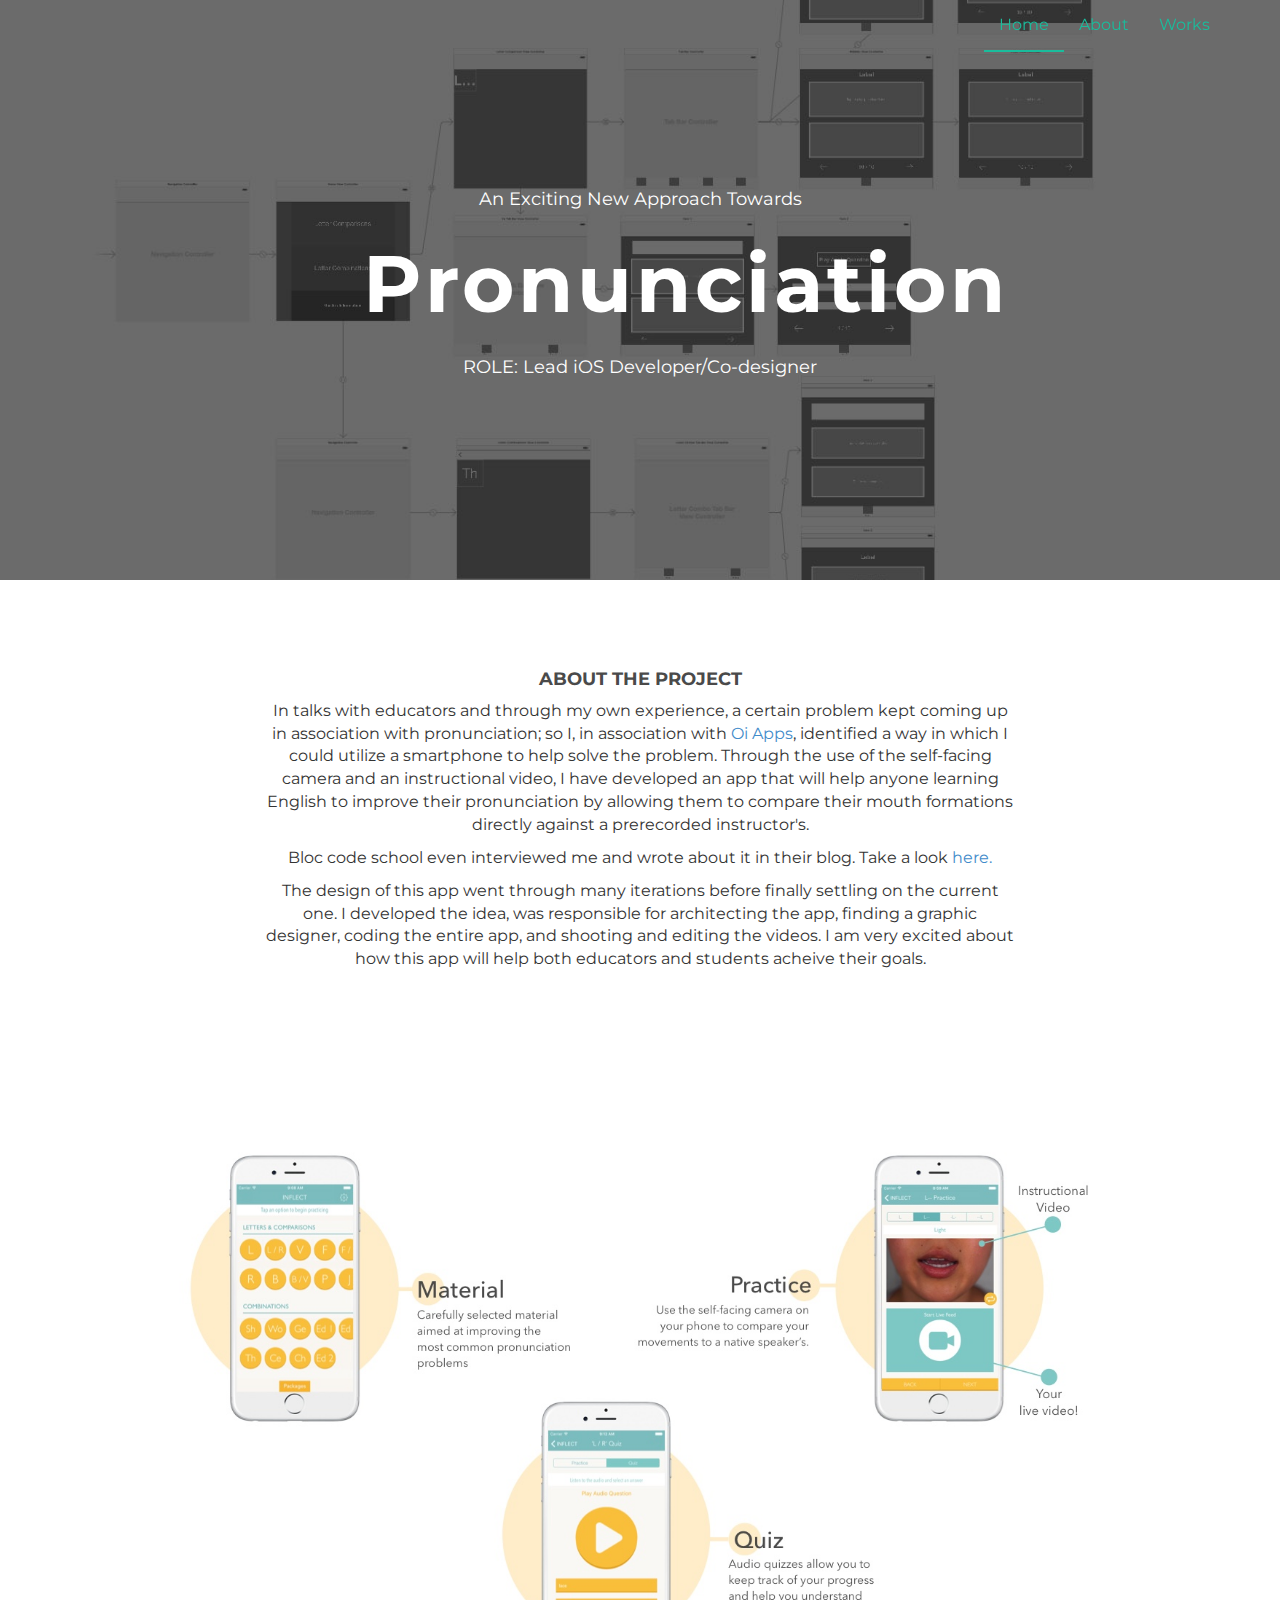
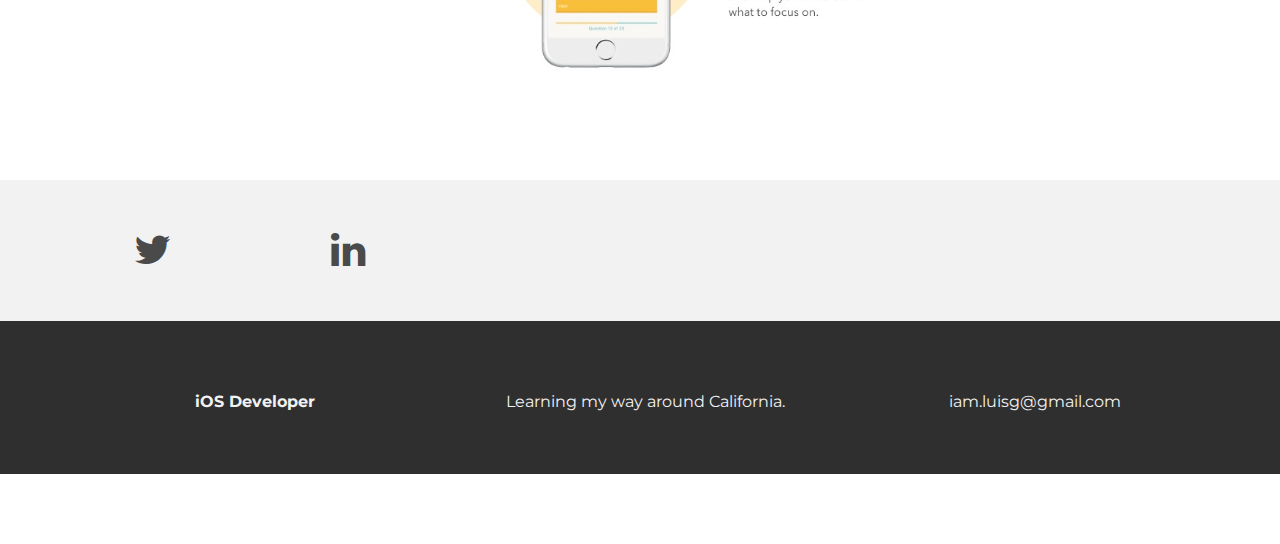
<file: pronun.html>
<!DOCTYPE html>
<html lang="en">
  <head>
    <meta charset="utf-8">
    <meta http-equiv="X-UA-Compatible" content="IE=edge">
    <meta name="viewport" content="width=device-width, initial-scale=1">
    <meta name="description" content="">
    <meta name="author" content="">
    <link rel="shortcut icon" href="assets/ico/favicon.ico">

    <title>Luis Garcia - Inflect</title>

    <!-- Bootstrap core CSS -->
    <link href="assets/css/bootstrap.css" rel="stylesheet">

    <!-- Custom styles for this template -->
    <link href="assets/css/style.css" rel="stylesheet">
    <link href="assets/css/font-awesome.min.css" rel="stylesheet">

    <!-- Just for debugging purposes. Don't actually copy this line! -->
    <!--[if lt IE 9]><script src="../../assets/js/ie8-responsive-file-warning.js"></script><![endif]-->

    <!-- HTML5 shim and Respond.js IE8 support of HTML5 elements and media queries -->
    <!--[if lt IE 9]>
      <script src="https://oss.maxcdn.com/libs/html5shiv/3.7.0/html5shiv.js"></script>
      <script src="https://oss.maxcdn.com/libs/respond.js/1.4.2/respond.min.js"></script>
    <![endif]-->
  </head>

  <body>

    <!-- Static navbar -->
    <div class="navbar navbar-default navbar-fixed-top" role="navigation">
      <div class="container">
        <div class="navbar-header">
          <button type="button" class="navbar-toggle" data-toggle="collapse" data-target=".navbar-collapse">
            <span class="sr-only">Toggle navigation</span>
            <span class="icon-bar"></span>
            <span class="icon-bar"></span>
            <span class="icon-bar"></span>
          </button>
          <!--<a class="navbar-brand" href="index.html">INSTANT</a>-->
        </div>
        <div class="navbar-collapse collapse">
          <ul class="nav navbar-nav navbar-right">
            <li class="active"><a href="index.html">Home</a></li>
            <li><a href="about.html">About</a></li>
            <li><a href="#works">Works</a></li>
          </ul>
        </div><!--/.nav-collapse -->
      </div>
    </div>


	<div id="workwrap">
	    <div class="container">
			<div class="row">
				<div class="col-lg-6 col-lg-offset-3">
					<h4>An Exciting New Approach Towards</h4>
					<h1>Pronunciation</h1>
					<h4>ROLE: Lead iOS Developer/Co-designer</h4>
				</div>
			</div><! --/row -->
	    </div> <!-- /container -->
	</div><! --/workwrap -->

	<section id="works"></section>
	<div class="container">
		<div class="row centered mt mb">
			<div class="col-lg-8 col-lg-offset-2">
				<h4>ABOUT THE PROJECT</h4>
				<p>In talks with educators and through my own experience, a certain problem kept coming up in association with pronunciation; so I, in association with <a href="http://www.oiapps.com">Oi Apps</a>, identified a way in which I could utilize a smartphone to help solve the problem. Through the use of the self-facing camera and an instructional video, I have developed an app that will help anyone learning English to improve their pronunciation by allowing them to compare their mouth formations directly against a prerecorded instructor's.</p>
                <p>Bloc code school even interviewed me and wrote about it in their blog. Take a look <a href="https://blog.bloc.io/ios-grad-builds-app-for-esl-learners/" target="_blank">here.</a></p>
                <p>The design of this app went through many iterations before finally settling on the current one. I developed the idea, was responsible for architecting the app, finding a graphic designer, coding the entire app, and shooting and editing the videos. I am very excited about how this app will help both educators and students acheive their goals.</p>
                <br>
                <p><a href="https://geo.itunes.apple.com/us/app/inflect-english-language-pronunciation/id1065293819?mt=8" style="display:inline-block;overflow:hidden;background:url(https://linkmaker.itunes.apple.com/images/badges/en-us/badge_appstore-lrg.svg) no-repeat;width:165px;height:40px;"></a><p>
			</div>
			<div class="col-lg-10 col-lg-offset-1 mt">
				<img class="img-responsive" src="assets/img/inflect2.jpg">
				<br>
				<!-- <img class="img-responsive" src="assets/img/pr02.jpg"> -->
			</div>

		</div><! --/row -->
	</div><! --/container -->

	<div id="social">
		<div class="container">
			<div class="row centered">
				<div class="col-lg-2">
					<a href="https://twitter.com/iam_luisg" target="_blank"><i class="fa fa-twitter"></i></a>
				</div>
				<div class="col-lg-2">
					<a href="https://www.linkedin.com/pub/luis-garcia/23/897/b30" target="_blank"><i class="fa fa-linkedin"></i></a>
				</div>

			</div><! --/row -->
		</div><! --/container -->
	</div><! --/social -->

	<div id="footerwrap">
		<div class="container">
			<div class="row centered">
				<div class="col-lg-4">
					<p><b>iOS Developer</b></p>
				</div>

				<div class="col-lg-4">
					<p>Learning my way around California.</p>
				</div>
				<div class="col-lg-4">
					<p>iam.luisg@gmail.com</p>
				</div>

			</div>

		</div>
	</div><! --/footerwrap -->



    <!-- Bootstrap core JavaScript
    ================================================== -->
    <!-- Placed at the end of the document so the pages load faster -->
    <script src="https://ajax.googleapis.com/ajax/libs/jquery/1.11.0/jquery.min.js"></script>
    <script src="assets/js/bootstrap.min.js"></script>
  </body>
</html>
</file>
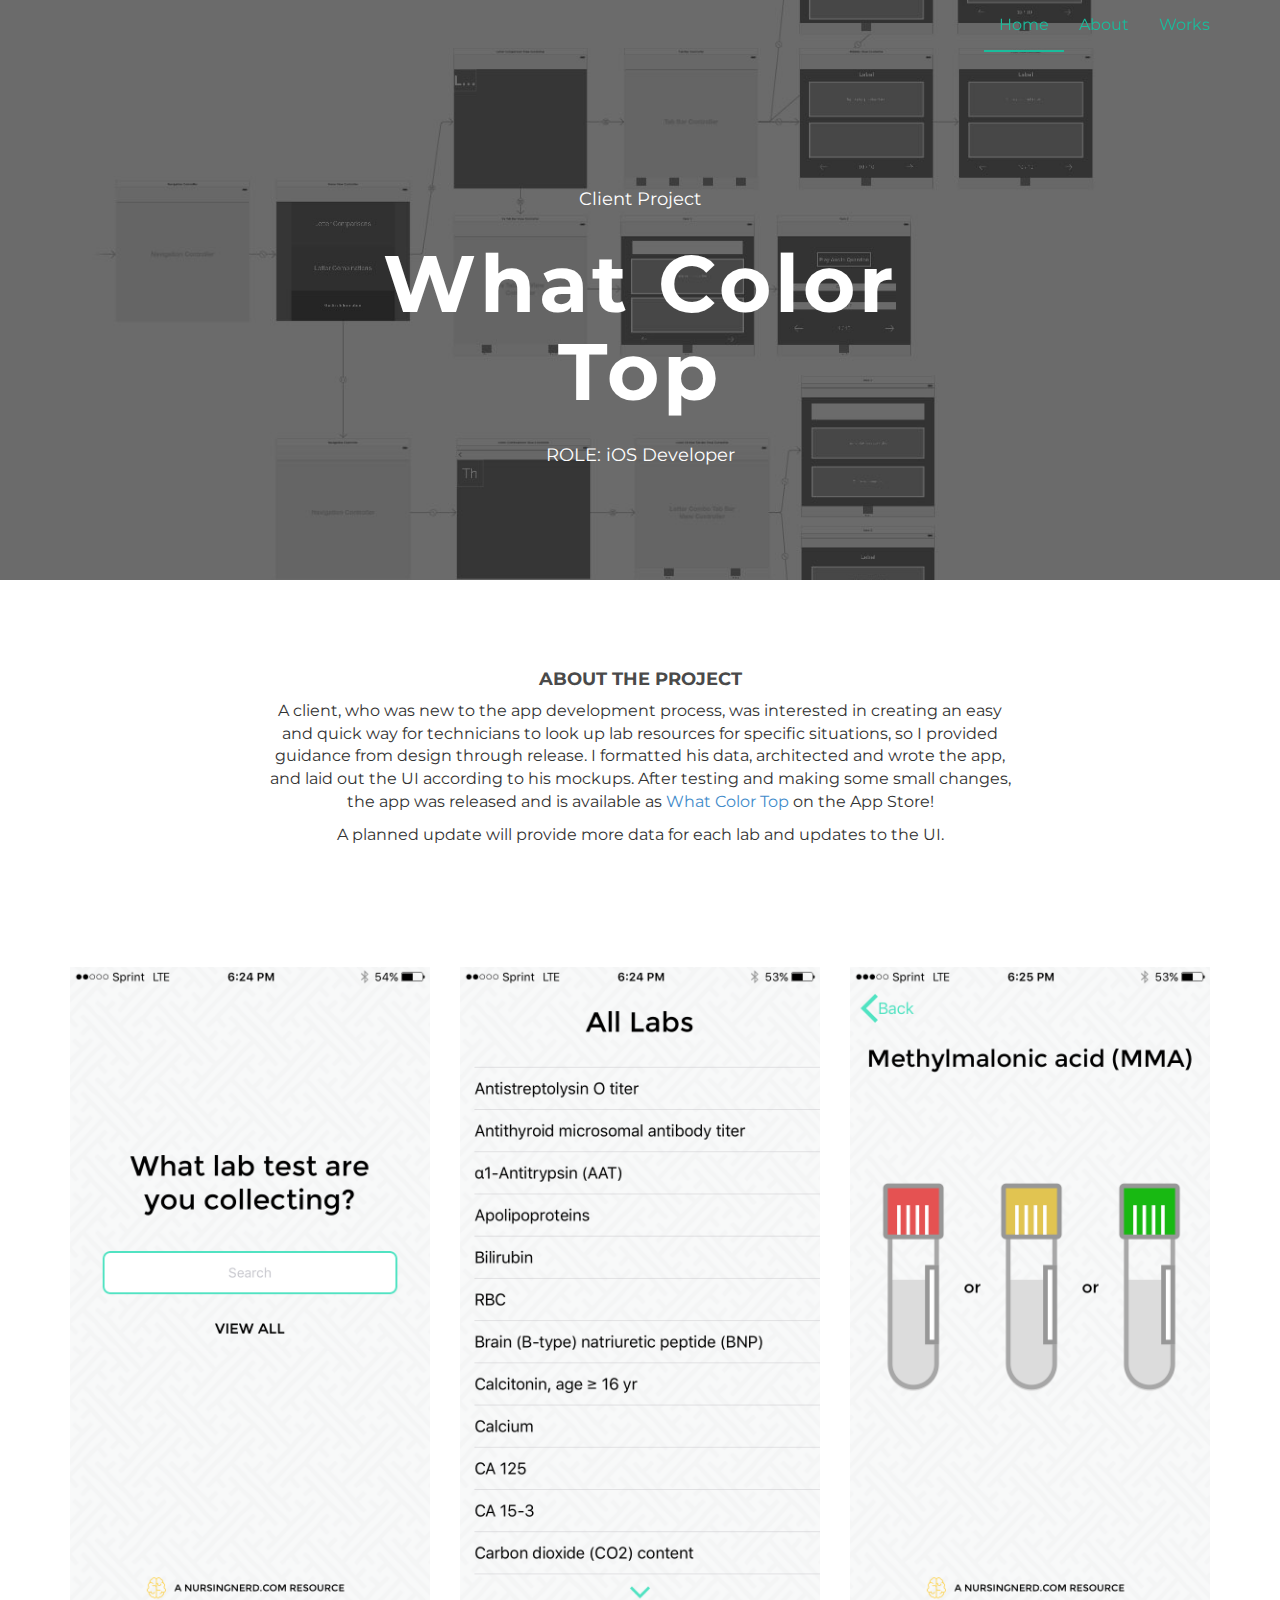
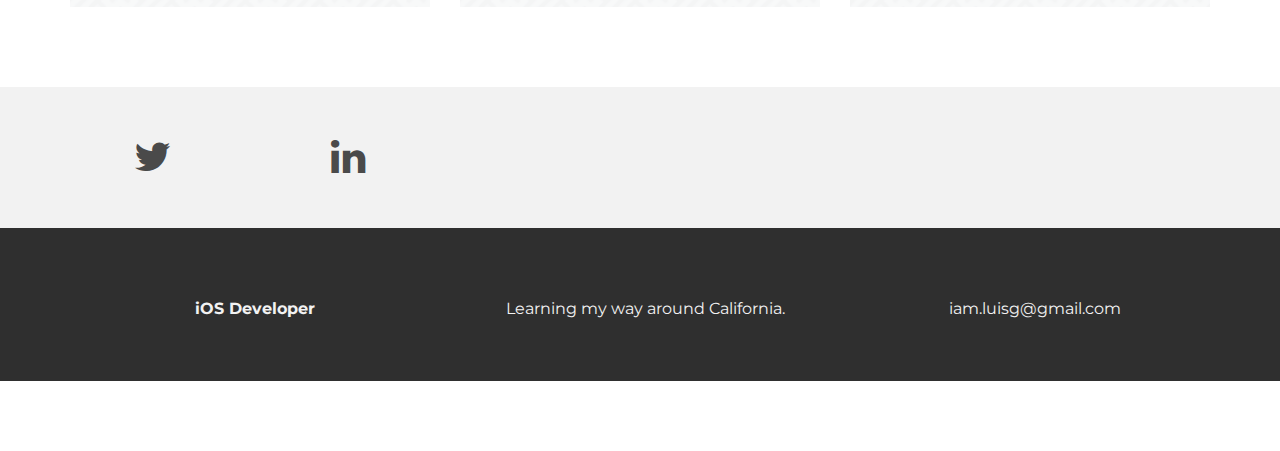
<file: wct.html>
<!DOCTYPE html>
<html lang="en">
  <head>
    <meta charset="utf-8">
    <meta http-equiv="X-UA-Compatible" content="IE=edge">
    <meta name="viewport" content="width=device-width, initial-scale=1">
    <meta name="description" content="">
    <meta name="author" content="">
    <link rel="shortcut icon" href="assets/ico/favicon.ico">

    <title>Luis Garcia - Client App</title>

    <!-- Bootstrap core CSS -->
    <link href="assets/css/bootstrap.css" rel="stylesheet">

    <!-- Custom styles for this template -->
    <link href="assets/css/style.css" rel="stylesheet">
    <link href="assets/css/font-awesome.min.css" rel="stylesheet">

    <!-- Just for debugging purposes. Don't actually copy this line! -->
    <!--[if lt IE 9]><script src="../../assets/js/ie8-responsive-file-warning.js"></script><![endif]-->

    <!-- HTML5 shim and Respond.js IE8 support of HTML5 elements and media queries -->
    <!--[if lt IE 9]>
      <script src="https://oss.maxcdn.com/libs/html5shiv/3.7.0/html5shiv.js"></script>
      <script src="https://oss.maxcdn.com/libs/respond.js/1.4.2/respond.min.js"></script>
    <![endif]-->
  </head>

  <body>

    <!-- Static navbar -->
    <div class="navbar navbar-default navbar-fixed-top" role="navigation">
      <div class="container">
        <div class="navbar-header">
          <button type="button" class="navbar-toggle" data-toggle="collapse" data-target=".navbar-collapse">
            <span class="sr-only">Toggle navigation</span>
            <span class="icon-bar"></span>
            <span class="icon-bar"></span>
            <span class="icon-bar"></span>
          </button>
          <!--<a class="navbar-brand" href="index.html">INSTANT</a>-->
        </div>
        <div class="navbar-collapse collapse">
          <ul class="nav navbar-nav navbar-right">
            <li class="active"><a href="index.html">Home</a></li>
            <li><a href="about.html">About</a></li>
            <li><a href="#works">Works</a></li>
          </ul>
        </div><!--/.nav-collapse -->
      </div>
    </div>


	<div id="workwrap">
	    <div class="container">
			<div class="row">
				<div class="col-lg-6 col-lg-offset-3">
					<h4>Client Project</h4>
					<h1>What Color Top</h1>
					<h4>ROLE: iOS Developer</h4>
				</div>
			</div><! --/row -->
	    </div> <!-- /container -->
	</div><! --/workwrap -->

	<section id="works"></section>
	<div class="container">
		<div class="row centered mt mb">
			<div class="col-lg-8 col-lg-offset-2">
				<h4>ABOUT THE PROJECT</h4>
				<p>A client, who was new to the app development process, was interested in creating an easy and quick way for technicians to look up lab resources for specific situations, so I provided guidance from design through release. I formatted his data, architected and wrote the app, and laid out the UI according to his mockups. After testing and making some small changes, the app was released and is available as <a href="https://itunes.apple.com/us/app/what-color-top-lab-blood-collection/id1132739023?mt=8">What Color Top</a> on the App Store!</p>
                <p>A planned update will provide more data for each lab and updates to the UI.</p>
                <br>
                <p><a href="https://itunes.apple.com/us/app/what-color-top-lab-blood-collection/id1132739023?mt=8" style="display:inline-block;overflow:hidden;background:url(https://linkmaker.itunes.apple.com/images/badges/en-us/badge_appstore-lrg.svg) no-repeat;width:165px;height:40px;"></a><p>
			</div>
			<div class="col-lg-4 col-md-4 col-sm-4 gallery">
				<img class="img-responsive" src="assets/img/portfolio/wctMain.png">
			</div>
			<div class="col-lg-4 col-md-4 col-sm-4 gallery">
				<img class="img-responsive" src="assets/img/portfolio/wctSearch.png">
			</div>
			<div class="col-lg-4 col-md-4 col-sm-4 gallery">
				<img class="img-responsive" src="assets/img/portfolio/wctLab.png">
			</div>

		</div><! --/row -->
	</div><! --/container -->

	<div id="social">
		<div class="container">
			<div class="row centered">
				<div class="col-lg-2">
					<a href="https://twitter.com/iam_luisg" target="_blank"><i class="fa fa-twitter"></i></a>
				</div>
				<div class="col-lg-2">
					<a href="https://www.linkedin.com/pub/luis-garcia/23/897/b30" target="_blank"><i class="fa fa-linkedin"></i></a>
				</div>

			</div><! --/row -->
		</div><! --/container -->
	</div><! --/social -->

	<div id="footerwrap">
		<div class="container">
			<div class="row centered">
				<div class="col-lg-4">
					<p><b>iOS Developer</b></p>
				</div>

				<div class="col-lg-4">
					<p>Learning my way around California.</p>
				</div>
				<div class="col-lg-4">
					<p>iam.luisg@gmail.com</p>
				</div>

			</div>

		</div>
	</div><! --/footerwrap -->



    <!-- Bootstrap core JavaScript
    ================================================== -->
    <!-- Placed at the end of the document so the pages load faster -->
    <script src="https://ajax.googleapis.com/ajax/libs/jquery/1.11.0/jquery.min.js"></script>
    <script src="assets/js/bootstrap.min.js"></script>
  </body>
</html>
</file>
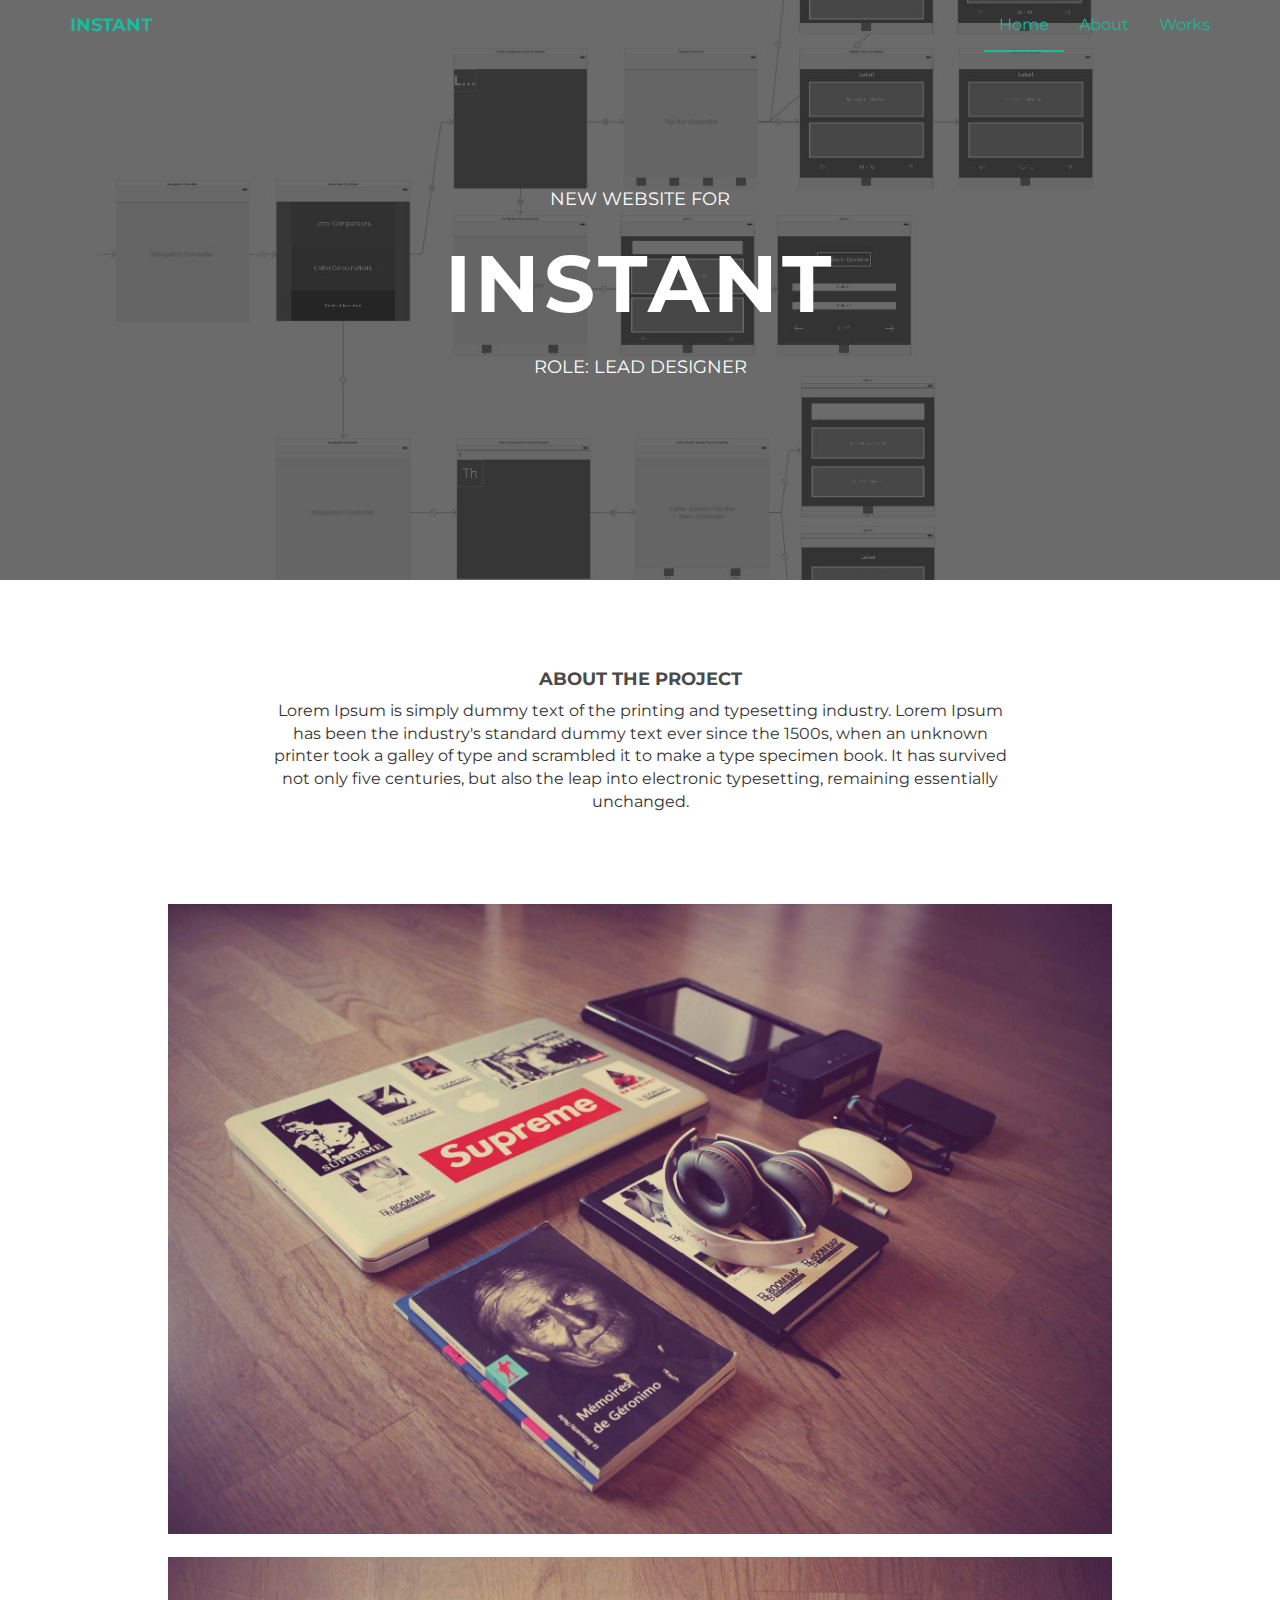
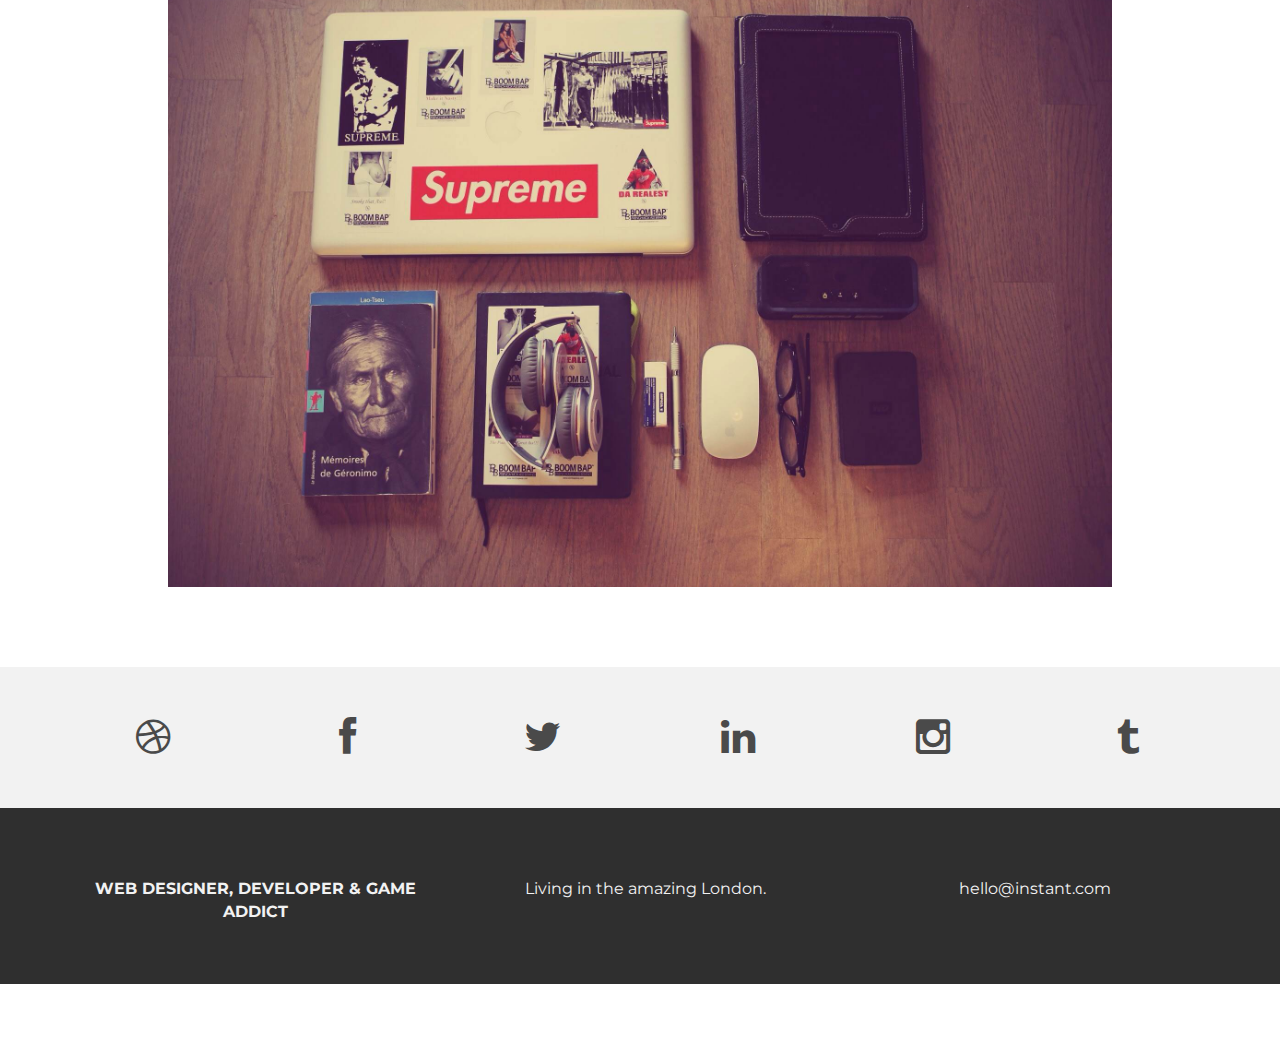
<file: work.html>
<!DOCTYPE html>
<html lang="en">
  <head>
    <meta charset="utf-8">
    <meta http-equiv="X-UA-Compatible" content="IE=edge">
    <meta name="viewport" content="width=device-width, initial-scale=1">
    <meta name="description" content="">
    <meta name="author" content="">
    <link rel="shortcut icon" href="assets/ico/favicon.ico">

    <title>INSTANT - Bootstrap Theme</title>

    <!-- Bootstrap core CSS -->
    <link href="assets/css/bootstrap.css" rel="stylesheet">

    <!-- Custom styles for this template -->
    <link href="assets/css/style.css" rel="stylesheet">
    <link href="assets/css/font-awesome.min.css" rel="stylesheet">

    <!-- Just for debugging purposes. Don't actually copy this line! -->
    <!--[if lt IE 9]><script src="../../assets/js/ie8-responsive-file-warning.js"></script><![endif]-->

    <!-- HTML5 shim and Respond.js IE8 support of HTML5 elements and media queries -->
    <!--[if lt IE 9]>
      <script src="https://oss.maxcdn.com/libs/html5shiv/3.7.0/html5shiv.js"></script>
      <script src="https://oss.maxcdn.com/libs/respond.js/1.4.2/respond.min.js"></script>
    <![endif]-->
  </head>

  <body>

    <!-- Static navbar -->
    <div class="navbar navbar-default navbar-fixed-top" role="navigation">
      <div class="container">
        <div class="navbar-header">
          <button type="button" class="navbar-toggle" data-toggle="collapse" data-target=".navbar-collapse">
            <span class="sr-only">Toggle navigation</span>
            <span class="icon-bar"></span>
            <span class="icon-bar"></span>
            <span class="icon-bar"></span>
          </button>
          <a class="navbar-brand" href="index.html">INSTANT</a>
        </div>
        <div class="navbar-collapse collapse">
          <ul class="nav navbar-nav navbar-right">
            <li class="active"><a href="index.html">Home</a></li>
            <li><a href="about.html">About</a></li>
            <li><a href="index.html/#works">Works</a></li>
          </ul>
        </div><!--/.nav-collapse -->
      </div>
    </div>


	<div id="workwrap">
	    <div class="container">
			<div class="row">
				<div class="col-lg-6 col-lg-offset-3">
					<h4>NEW WEBSITE FOR</h4>
					<h1>INSTANT</h1>
					<h4>ROLE: LEAD DESIGNER</h4>
				</div>
			</div><! --/row -->
	    </div> <!-- /container -->
	</div><! --/workwrap -->

	<section id="works"></section>
	<div class="container">
		<div class="row centered mt mb">
			<div class="col-lg-8 col-lg-offset-2">
				<h4>ABOUT THE PROJECT</h4>
				<p>Lorem Ipsum is simply dummy text of the printing and typesetting industry. Lorem Ipsum has been the industry's standard dummy text ever since the 1500s, when an unknown printer took a galley of type and scrambled it to make a type specimen book. It has survived not only five centuries, but also the leap into electronic typesetting, remaining essentially unchanged.</p>
			</div>
			<div class="col-lg-10 col-lg-offset-1 mt">
				<img class="img-responsive" src="assets/img/pr01.jpg">
				<br>
				<img class="img-responsive" src="assets/img/pr02.jpg">
			</div>

		</div><! --/row -->
	</div><! --/container -->

	<div id="social">
		<div class="container">
			<div class="row centered">
				<div class="col-lg-2">
					<a href="#"><i class="fa fa-dribbble"></i></a>
				</div>
				<div class="col-lg-2">
					<a href="#"><i class="fa fa-facebook"></i></a>
				</div>
				<div class="col-lg-2">
					<a href="#"><i class="fa fa-twitter"></i></a>
				</div>
				<div class="col-lg-2">
					<a href="#"><i class="fa fa-linkedin"></i></a>
				</div>
				<div class="col-lg-2">
					<a href="#"><i class="fa fa-instagram"></i></a>
				</div>
				<div class="col-lg-2">
					<a href="#"><i class="fa fa-tumblr"></i></a>
				</div>

			</div><! --/row -->
		</div><! --/container -->
	</div><! --/social -->

	<div id="footerwrap">
		<div class="container">
			<div class="row centered">
				<div class="col-lg-4">
					<p><b>WEB DESIGNER, DEVELOPER & GAME ADDICT</b></p>
				</div>

				<div class="col-lg-4">
					<p>Living in the amazing London.</p>
				</div>
				<div class="col-lg-4">
					<p>hello@instant.com</p>
				</div>

			</div>

		</div>
	</div><! --/footerwrap -->



    <!-- Bootstrap core JavaScript
    ================================================== -->
    <!-- Placed at the end of the document so the pages load faster -->
    <script src="https://ajax.googleapis.com/ajax/libs/jquery/1.11.0/jquery.min.js"></script>
    <script src="assets/js/bootstrap.min.js"></script>
  </body>
</html>
</file>
<file: assets/css/style.css>
/*
 * Author: Carlos Alvarez
 * URL: http://Alvarez.is
 *
 * Project Name: NYC Design
 * Version: 1.0
 * Date: 04-20-2014
 * URL: 
 */


/* ==========================================================================
   Base Styles, Bootstrap Modifications & Fonts Import
   ========================================================================== */

@import url(http://fonts.googleapis.com/css?family=Montserrat:400,700);


::-moz-selection {
    background: #f2c2c9;
    color: #a4003a;
    text-shadow: none;
}

::selection {
    background: #16a085;
    color: #a4003a;
    text-shadow: none;
}

/*
 * A better looking default horizontal rule
 */

 hr {
    display: block;
    height: 1px;
    border: 0;
    border-top: 1px solid #ccc;
    margin: 1em 0;
    padding: 0;
}

.centered {
	text-align: center
}

.mt {
	margin-top: 80px;
}

.mb {
	margin-bottom: 80px;
}

/* ==========================================================================
   General styles
   ========================================================================== */


body {
    font-family: 'Montserrat', sans-serif;
    font-weight: 400;
    font-size: 16px;

    -webkit-font-smoothing: antialiased;
    -webkit-overflow-scrolling: touch;
}

h1, h2, h3, h4, h5, h6 {
	font-weight: 700;
    color: #4a4a4a;
}


.navbar-brand {
	font-weight: 700;
}

.navbar-default .navbar-brand {
	color: #1abc9c;
}

.navbar-default {
	background-color: transparent;
	border-color: transparent;
}

.navbar-default .navbar-nav > .active > a, .navbar-default .navbar-nav > .active > a:hover, .navbar-default .navbar-nav > .active > a:focus {
	color: #1abc9c;
	background-color: transparent;
	border-bottom: 2px solid #1abc9c
}

.navbar-default .navbar-nav > li > a {
	color: #1abc9c;
}

/* ==========================================================================
   Wrap Sections
   ========================================================================== */

#headerwrap {
	background: url(../img/back.jpg) no-repeat center top;
	margin-top: -70px;
	padding-top: 250px;
	text-align:center;
	background-attachment: relative;
	background-position: center center;
	min-height: 650px;
	width: 100%;
	
    -webkit-background-size: 100%;
    -moz-background-size: 100%;
    -o-background-size: 100%;
    background-size: 100%;

    -webkit-background-size: cover;
    -moz-background-size: cover;
    -o-background-size: cover;
    background-size: cover;
}

#headerwrap h1 {
	color:#ffffff;
	padding-top: 10px;
	padding-bottom: 20px;
	letter-spacing: 4px;
	font-size: 80px;
	font-weight: bold;
}

#headerwrap h4 {
	font-weight: 400;
	color: #ffffff
}

#social {
	padding-top: 50px;
	padding-bottom: 50px;
	background-color: #f2f2f2;
}

#social i {
	font-size: 40px;
	color: #4a4a4a
}

#social i:hover {
	color: #1abc9c
}

#footerwrap {
	padding-top: 70px;
	padding-bottom: 50px;
	background-color: #2f2f2f;
}

#footerwrap p {
	color: #f2f2f2;
	margin-left: 10px;
}

#workwrap {	
	background: url(../img/work.jpg) no-repeat center top;
	margin-top: -70px;
	padding-top: 250px;
	text-align:center;
	background-attachment: relative;
	background-position: center center;
	min-height: 650px;
	width: 100%;
	
    -webkit-background-size: 100%;
    -moz-background-size: 100%;
    -o-background-size: 100%;
    background-size: 100%;

    -webkit-background-size: cover;
    -moz-background-size: cover;
    -o-background-size: cover;
    background-size: cover;
}

#workwrap h1 {
	color:#ffffff;
	padding-top: 10px;
	padding-bottom: 20px;
	letter-spacing: 4px;
	font-size: 80px;
	font-weight: bold;
}

#workwrap h4 {
	font-weight: 400;
	color: #ffffff
}

#aboutwrap {	
	background: url(../img/about.jpg) no-repeat center top;
	margin-top: -70px;
	padding-top: 250px;
	text-align:center;
	background-attachment: relative;
	background-position: center center;
	min-height: 550px;
	width: 100%;
	
    -webkit-background-size: 100%;
    -moz-background-size: 100%;
    -o-background-size: 100%;
    background-size: 100%;

    -webkit-background-size: cover;
    -moz-background-size: cover;
    -o-background-size: cover;
    background-size: cover;
}




/* Gallery */
.gallery {
	margin-top: 30px;
}

.gallery img:hover {
	opacity: 0.4;
}
</file>
